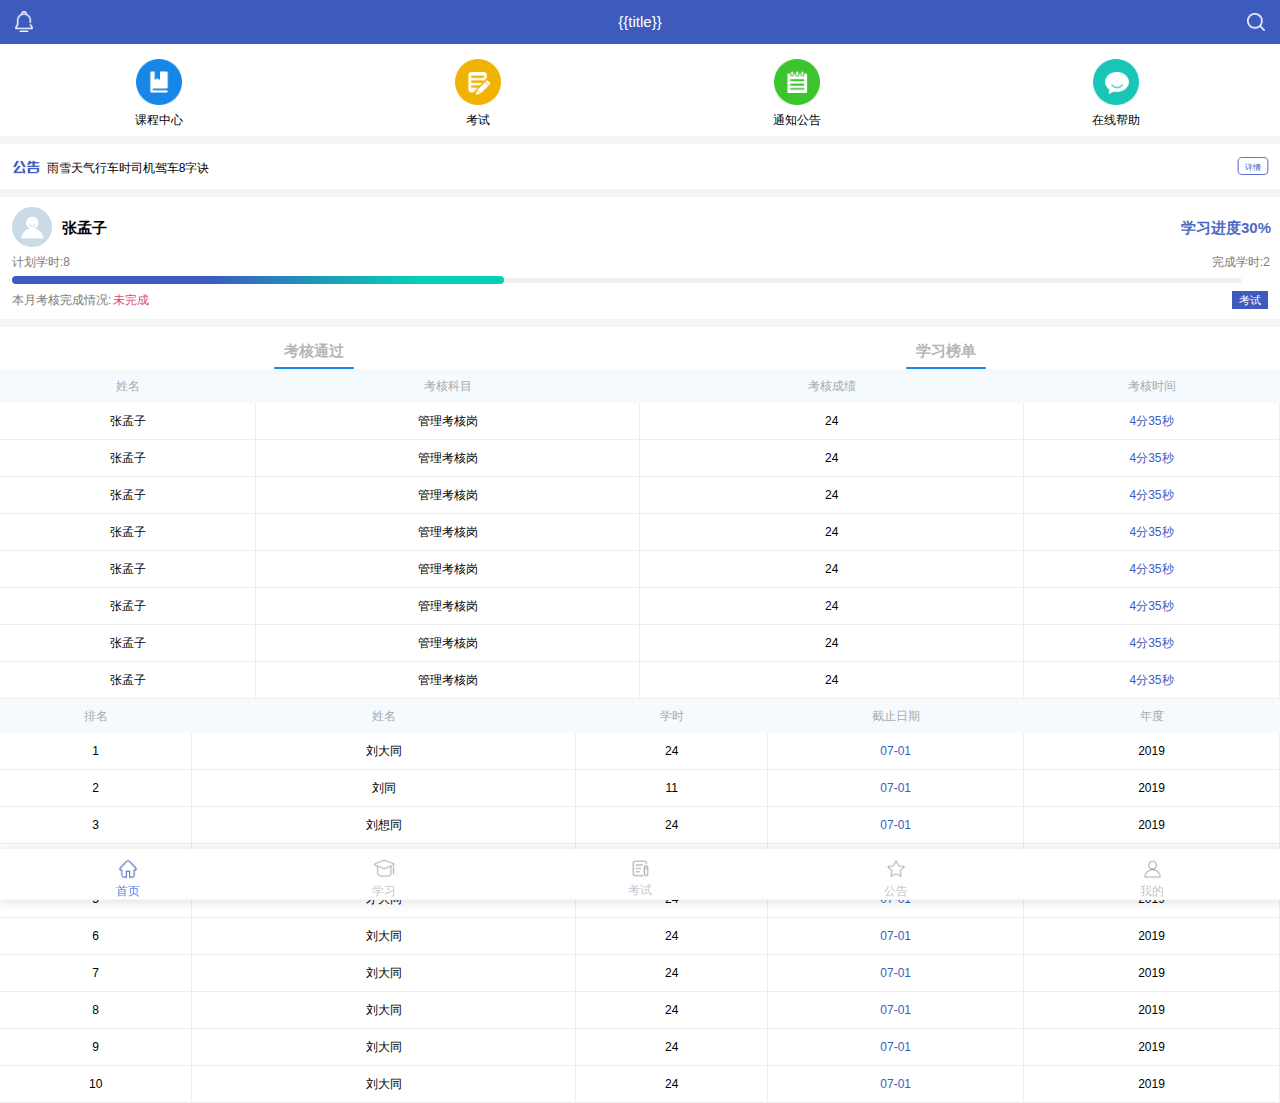
<file: index.html>
<!DOCTYPE html>
<html>

	<head>
		<meta charset="utf-8">
		<title>主页</title>
		<meta name="viewport" content="width=devtop_bannerice-width, initial-scale=1,maximum-scale=1,user-scalable=no">
		<meta name="apple-mobile-web-app-capable" content="yes">
		<meta name="apple-mobile-web-app-status-bar-style" content="black">
		<!--标准mui.css-->
		<link rel="stylesheet" href="css/mui.min.css">
		<!--App自定义的css-->
		<link rel="stylesheet" type="text/css" href="css/index.css" />
		<link rel="stylesheet" href="css/muiReset.css" />
	</head>

	<body>
		<nav class="mui-bar mui-bar-tab">
			<a class="mui-tab-item mui-active" href="#indexPage">
				<span class="common-logo-1"></span>
				<span class="mui-tab-label">首页</span>
			</a>
			<a class="mui-tab-item" href="#tabbar-with-earnMoney">
				<span class="common-logo-2"></span>
				<span class="mui-tab-label">学习</span>
			</a>
			<a class="mui-tab-item" href="#tabbar-with-share">
				<span class="common-logo-3"></span>
				<span class="mui-tab-label">考试</span>
			</a>
			<a class="mui-tab-item" href="#tabbar-with-commission">
				<span class="common-logo-4"></span>
				<span class="mui-tab-label">公告</span>
			</a>
			<a class="mui-tab-item" href="#tabbar-with-setting">
				<span class="common-logo-5"></span>
				<span class="mui-tab-label">我的</span>
			</a>
		</nav>
		<div class="mui-content" id="app">
			<div id="indexPage" class="mui-control-content mui-active">
				<div class="indexHead">
					<img src="images/tongzhi.png">
					<span>{{title}}</span>
					<img src="images/sousuo.png">
				</div>
				<div class="indexLogo">
					<div>
						<img src="images/Group.png">
						<span>课程中心</span>
					</div>
					<div>
						<img src="images/Group2.png">
						<span>考试</span>
					</div>
					<div>
						<img src="images/Group3.png">
						<span>通知公告</span>
					</div>
					<div>
						<img src="images/Group4.png">
						<span>在线帮助</span>
					</div>
				</div>
				<div style="clear: both;"></div>
				<div class="ggTitle">
					<img src="images/gg.jpg">
					<div class="scrollDiv" id="s1">
					    <ul>
					      <li><a href="#">雨雪天气行车时司机驾车8字诀</a></li>
					      <li><a href="#">雨雪天气行车时司机驾车8字诀</a></li>
					      <li><a href="#">雨雪天气行车时司机驾车8字诀</a></li>
					      <li><a href="#">雨雪天气行车时司机驾车8字诀</a></li>
					      <li><a href="#">雨雪天气行车时司机驾车8字诀</a></li>
					      <li><a href="#">雨雪天气行车时司机驾车8字诀</a></li>
					      <li><a href="#">雨雪天气行车时司机驾车8字诀</a></li>
					      <li><a href="#">雨雪天气行车时司机驾车8字诀</a></li>
					      <li><a href="#">雨雪天气行车时司机驾车8字诀</a></li>
					    </ul>
					  </div>
					<!-- <span>雨雪天气行车时司机驾车8字诀</span> -->

					<span class="btnXq">详情</span>
				</div>
				<div class="indexContent">
					<div class="indexContetnHeader">
						<img src="images/Group5.png">
						<span>张孟子</span>
						<span>学习进度30%</span>
					</div>
					<div class="indexContetnMidde">
						<span>计划学时:8</span>
						<span>完成学时:2</span>
					</div>
					<div class="indexProgress">
						<div class="indexProgressInner"></div>
					</div>
					<div class="indexContetnMiddeBottom">
						<span>本月考核完成情况:<font>未完成</font></span>
						<span>考试</span>
					</div>
				</div>
				<div class="indexTab">
					<div class="indexTabHeader" @click="changeTab(0)">
						<div :class="{ 'actives': showNum==0 }">考核通过 <span class="lineBorder" v-if="showNum == 0"></span> </div>
					</div>
					<div class="indexTabHeader" @click="changeTab(1)">
						<div :class="{ 'actives': showNum==1 }">学习榜单 <span class="lineBorder" v-if="showNum == 1"></span> </div>
					</div>
				</div>
				<table v-if="showNum == 0">
					<tr>
						<th style="width: 20%;">姓名</th>
						<th style="width: 30%;">考核科目</th>
						<th style="width: 30%;">考核成绩</th>
						<th style="width: 20%;">考核时间</th>
					</tr>
					<tr>
						<td>张孟子</td>
						<td>管理考核岗</td>
						<td>24</td>
						<td>4分35秒</td>
					</tr>
					<tr>
						<td>张孟子</td>
						<td>管理考核岗</td>
						<td>24</td>
						<td>4分35秒</td>
					</tr>
					<tr>
						<td>张孟子</td>
						<td>管理考核岗</td>
						<td>24</td>
						<td>4分35秒</td>
					</tr>
					<tr>
						<td>张孟子</td>
						<td>管理考核岗</td>
						<td>24</td>
						<td>4分35秒</td>
					</tr>
					<tr>
						<td>张孟子</td>
						<td>管理考核岗</td>
						<td>24</td>
						<td>4分35秒</td>
					</tr>
					<tr>
						<td>张孟子</td>
						<td>管理考核岗</td>
						<td>24</td>
						<td>4分35秒</td>
					</tr>
					<tr>
						<td>张孟子</td>
						<td>管理考核岗</td>
						<td>24</td>
						<td>4分35秒</td>
					</tr>
					<tr>
						<td>张孟子</td>
						<td>管理考核岗</td>
						<td>24</td>
						<td>4分35秒</td>
					</tr>
				</table>
				<table v-if="showNum == 1">
					<tr>
						<th style="width: 15%;">排名</th>
						<th style="width: 30%;">姓名</th>
						<th style="width: 15%;">学时</th>
						<th style="width: 20%;">截止日期</th>
						<th style="width: 20%;">年度</th>
					</tr>
					<tr>
						<td>1</td>
						<td>刘大同</td>
						<td>24</td>
						<td>07-01</td>
						<td>2019</td>
					</tr>
					<tr>
						<td>2</td>
						<td>刘同</td>
						<td>11</td>
						<td>07-01</td>
						<td>2019</td>
					</tr>
					<tr>
						<td>3</td>
						<td>刘想同</td>
						<td>24</td>
						<td>07-01</td>
						<td>2019</td>
					</tr>
					<tr>
						<td>4</td>
						<td>我大同</td>
						<td>24</td>
						<td>07-01</td>
						<td>2019</td>
					</tr>
					<tr>
						<td>5</td>
						<td>才大同</td>
						<td>24</td>
						<td>07-01</td>
						<td>2019</td>
					</tr>
					<tr>
						<td>6</td>
						<td>刘大同</td>
						<td>24</td>
						<td>07-01</td>
						<td>2019</td>
					</tr>
					<tr>
						<td>7</td>
						<td>刘大同</td>
						<td>24</td>
						<td>07-01</td>
						<td>2019</td>
					</tr>
					<tr>
						<td>8</td>
						<td>刘大同</td>
						<td>24</td>
						<td>07-01</td>
						<td>2019</td>
					</tr>
					<tr>
						<td>9</td>
						<td>刘大同</td>
						<td>24</td>
						<td>07-01</td>
						<td>2019</td>
					</tr>
					<tr>
						<td>10</td>
						<td>刘大同</td>
						<td>24</td>
						<td>07-01</td>
						<td>2019</td>
					</tr>
				</table>
			</div>
			<div id="tabbar-with-earnMoney" class="mui-control-content">
				<div class="indexHead">
					<img src="images/tongzhi.png">
					<span>课程</span>
					<img src="images/sousuo.png">
				</div>
				<div class="indexTab bgF4">
					<div class="indexTabHeaderHead" @click="changeTabHead(0)">
						<div :class="{ 'activesHead': showNumHead==0 }">全部课程 <span class="lineBorder lineBorderHead" v-if="showNumHead == 0"></span> </div>
					</div>
					<div class="indexTabHeaderHead" @click="changeTabHead(1)">
						<div :class="{ 'activesHead': showNumHead==1 }">视频课程 <span class="lineBorder lineBorderHead" v-if="showNumHead == 1"></span> </div>
					</div>
					<div class="indexTabHeaderHead" @click="changeTabHead(2)">
						<div :class="{ 'activesHead': showNumHead==2 }">文档课程 <span class="lineBorder lineBorderHead" v-if="showNumHead == 2"></span> </div>
					</div>
					<div class="indexTabHeaderHead" @click="changeTabHead(3)">
						<div :class="{ 'activesHead': showNumHead==3 }">PPT课程 <span class="lineBorder lineBorderHead" v-if="showNumHead == 3"></span> </div>
					</div>
				</div>
				<div v-if="showNumHead == 0">
					<div class="numDiv">1、交通事故警示录<img src="images/rightArrow.png" class="arrow"></div>
					<div class="numDiv">2、职业病防治法宣传<img src="images/rightArrow.png" class="arrow"></div>
					<div class="numDiv">3、春季行车安全教育<img src="images/rightArrow.png" class="arrow"></div>
					<div class="numDiv">4、道路交通事故与应急处理<img src="images/rightArrow.png" class="arrow"></div>
					<div class="numDiv">5、冬季"刘芳"<img src="images/rightArrow.png" class="arrow"></div>
				</div>
				<div v-if="showNumHead == 1">
					<div class="numDiv">1、职业病防治法宣传<img src="images/rightArrow.png" class="arrow"></div>
					<div class="numDiv">2、交通事故警示录<img src="images/rightArrow.png" class="arrow"></div>
					<div class="numDiv">3、春季行车安全教育<img src="images/rightArrow.png" class="arrow"></div>
					<div class="numDiv">4、道路交通事故与应急处理<img src="images/rightArrow.png" class="arrow"></div>
					<div class="numDiv">5、冬季"刘芳"<img src="images/rightArrow.png" class="arrow"></div>
				</div>
				<div v-if="showNumHead == 2">
					<div class="numDiv">1、道路交通事故与应急处理<img src="images/rightArrow.png" class="arrow"></div>
					<div class="numDiv">2、职业病防治法宣传<img src="images/rightArrow.png" class="arrow"></div>
					<div class="numDiv">3、春季行车安全教育<img src="images/rightArrow.png" class="arrow"></div>
					<div class="numDiv">4、交通事故警示录<img src="images/rightArrow.png" class="arrow"></div>
					<div class="numDiv">5、冬季"刘芳"<img src="images/rightArrow.png" class="arrow"></div>
				</div>
				<div v-if="showNumHead == 3">
					<div class="numDiv">1、冬季"刘芳"<img src="images/rightArrow.png" class="arrow"></div>
					<div class="numDiv">2、职业病防治法宣传<img src="images/rightArrow.png" class="arrow"></div>
					<div class="numDiv">3、春季行车安全教育<img src="images/rightArrow.png" class="arrow"></div>
					<div class="numDiv">4、道路交通事故与应急处理<img src="images/rightArrow.png" class="arrow"></div>
					<div class="numDiv">5、交通事故警示录<img src="images/rightArrow.png" class="arrow"></div>
				</div>
				<div v-if="showNumHead == 4">
					<div class="numDiv">1、春季行车安全教育<img src="images/rightArrow.png" class="arrow"></div>
					<div class="numDiv">2、职业病防治法宣传<img src="images/rightArrow.png" class="arrow"></div>
					<div class="numDiv">3、交通事故警示录<img src="images/rightArrow.png" class="arrow"></div>
					<div class="numDiv">4、道路交通事故与应急处理<img src="images/rightArrow.png" class="arrow"></div>
					<div class="numDiv">5、冬季"刘芳"<img src="images/rightArrow.png" class="arrow"></div>
				</div>
			</div>
			<div id="tabbar-with-share" class="mui-control-content">
				<div class="indexHead">
					<img src="images/fc31fc16f4ef35b955c1f1fa725caea.png">
					<span>交通事故警示录</span>
					<img src="images/dde2aeb90579141536933a51684322d.png">
				</div>
				<div class="headerTop" style="background: #f5f4f9;">
					交通事故警示录-电动车篇
					<span></span>
				</div>
				<div class="vedioWrap">
					<div class="vedio">
						<div class="vedioHead">
							<span class="vedioSpan_0">职业病防止宣传</span>
							<span class="play" @click="playVedio" v-if="play_0 == false">开始</span>
							<span class="states" v-if="play_0 == true">学习中...38秒</span>
							<span class="save" v-if="play_0 == true">保存</span>
						</div>
						<div class="pdfDiv" @click="pdfClick"></div>

						<img src="images/plays.png" class="btnPlay" >
					</div>
				</div>
				<div class="indexTab tabExa">
					<div class="indexTabHeaderHead" @click="changeTabHead2(0)">
						<div :class="{ 'activesHead': showNumHead2==0 }" style="font-weight: normal;font-size: 12px;">播放清单 <span class="lineBorder lineBorderHead" v-if="showNumHead2 == 0"></span> </div>
					</div>
					<div class="indexTabHeaderHead" @click="changeTabHead2(1)">
						<div :class="{ 'activesHead': showNumHead2==1 }" style="font-weight: normal;font-size: 12px;">学习记录 <span class="lineBorder lineBorderHead" v-if="showNumHead2 == 1"></span> </div>
					</div>
				</div>
				<div v-if="showNumHead2 == 0">
					<div class="numDiv">1、职业病防治法宣传【学习中】<img src="images/play.png" class="arrow"></div>
				</div>
				<div v-if="showNumHead2 == 1" class="innerTableWrap">
					<table class="innerTable">
						<tr>
							<th style="width: 10%;">ID</th>
							<th style="width: 30%;">课件</th>
							<th style="width: 15%;">时长</th>
							<th style="width: 15%;">上次学习</th>
							<th style="width: 15%;">累计学习</th>
							<th style="width: 15%;">状态</th>
						</tr>
						<tr>
							<td>1</td>
							<td>职业病防止发宣传</td>
							<td>30分钟</td>
							<td>0分0秒</td>
							<td>0分</td>
							<td><img src="images/play.png" class="tdPlay" ></td>
						</tr>
					</table>
				</div>
			</div>
			<div id="tabbar-with-commission" class="mui-control-content">
				<div class="indexHead">
					<img src="images/fc31fc16f4ef35b955c1f1fa725caea.png">
					<span>交通事故警示录</span>
					<img src="images/dde2aeb90579141536933a51684322d.png">
				</div>
				<div class="headerTop headerTopExa" >
					交通事故警示录-电动车篇
					<span></span>
				</div>
				<div class="vedioWrap">
					<div class="vedio">
						<div class="vedioHead">
							<span class="extraSpan">交通事故警示录-电动车篇</span>
						</div>
						<video id="myVideo" poster="images/playsBg.png" style="height: 164px">
						  <source src="images/movie.mp4" type="video/mp4">
						</video>
						<img src="images/plays.png" class="btnPlay" style="top: 45%;">
						<span class="times">3分40秒</span>
					</div>
				</div>
				<div class="indexTab indexTab_extra"  >
					<div class="indexTabHeaderHead" @click="changeTabHead3(0)">
						<div :class="{ 'activesHead': showNumHead3==0 }" style="font-weight: normal;font-size: 12px;">播放清单 <span class="lineBorder lineBorderHead" v-if="showNumHead3 == 0"></span> </div>
					</div>
					<div class="indexTabHeaderHead" @click="changeTabHead3(1)">
						<div :class="{ 'activesHead': showNumHead3==1 }" style="font-weight: normal;font-size: 12px;">学习记录 <span class="lineBorder lineBorderHead" v-if="showNumHead3 == 1"></span> </div>
					</div>
				</div>
				<div v-if="showNumHead3 == 0">
					<div class="numDiv">1、职业病防治法宣传【学习中】<img src="images/play.png" class="arrow"></div>
				</div>
				<div v-if="showNumHead3 == 1">
					<div class="numDiv">1、职业病防治法宣传【学习中2】<img src="images/play.png" class="arrow"></div>
				</div>
			</div>
			<div id="tabbar-with-setting" class="mui-control-content">
				<div class="indexHead">
					<img src="images/fc31fc16f4ef35b955c1f1fa725caea.png">
					<span>交通事故警示录</span>
					<img src="images/dde2aeb90579141536933a51684322d.png">
				</div>
				<div class="headerTop" style="background: #f5f4f9;">
					交通事故警示录-电动车篇
					<span></span>
				</div>
				<div class="vedioWrap">
					<div class="vedio">
						<div class="vedioHead">
							<span class="extraSpan">交通事故警示录-电动车篇</span>
						</div>
						<video id="myVideo" poster="images/playsBg.png" style="height: 164px">
						  <source src="images/movie.mp4" type="video/mp4">
						</video>
						<div class="rlsbwrap">
							<div class="innner_0"><img src="images/jx.png"><span class="">播放消耗流量10.5m,点击进行人脸识别!</span></div>
							<div class="inner_1"><img src="images/rlsb.png"><span>人脸识别</span></div>
						</div>
						
					</div>
				</div>
				<div class="indexTab indexTab_extra" >
					<div class="indexTabHeaderHead" @click="changeTabHead3(0)">
						<div :class="{ 'activesHead': showNumHead3==0 }" style="font-weight: normal;font-size: 12px;">播放清单 <span class="lineBorder lineBorderHead" v-if="showNumHead3 == 0"></span> </div>
					</div>
					<div class="indexTabHeaderHead" @click="changeTabHead3(1)">
						<div :class="{ 'activesHead': showNumHead3==1 }" style="font-weight: normal;font-size: 12px;">学习记录 <span class="lineBorder lineBorderHead" v-if="showNumHead3 == 1"></span> </div>
					</div>
				</div>
				<div v-if="showNumHead3 == 0">
					<div class="numDiv">1、职业病防治法宣传【学习中】<img src="images/play.png" class="arrow"></div>
				</div>
				<div v-if="showNumHead3 == 1">
					<div class="numDiv">1、职业病防治法宣传【学习中2】<img src="images/play.png" class="arrow"></div>
				</div>
			</div>
		</div>
	</body>
	<script src="js/mui.min.js"></script>
	<script src="js/jquery-1.11.1.min.js"></script>
	<script src="js/index.js"></script>
	<script src=""></script>
	<script src="https://cdn.staticfile.org/vue/2.2.2/vue.min.js"></script>
	<script>
	new Vue({
	  el: '#app',
	  data: {
	    title: '安全教育与考核暨监服务平台',
	    showNum:0,
	    showNumHead:0,
	    showNumHead2:0,
	    showNumHead3:0,
	    play_0:false
	  },
	  methods:{
	  	changeTab(type){
	  		this.showNum=type;
	  	},
	  	changeTabHead(type){
	  		this.showNumHead=type;
	  	},
	  	changeTabHead2(type){
	  		this.showNumHead2=type;
	  	},
	  	changeTabHead3(type){
	  		this.showNumHead3=type;
	  	},
	  	playVedio(){
	  		this.play_0=true
	  	},
	  	pdfClick(){
	  		window.open('web/viewer.html?file=compressed.tracemonkey-pldi-09.pdf')
	  	}
	  }
	})
	</script>

</html>
</file>
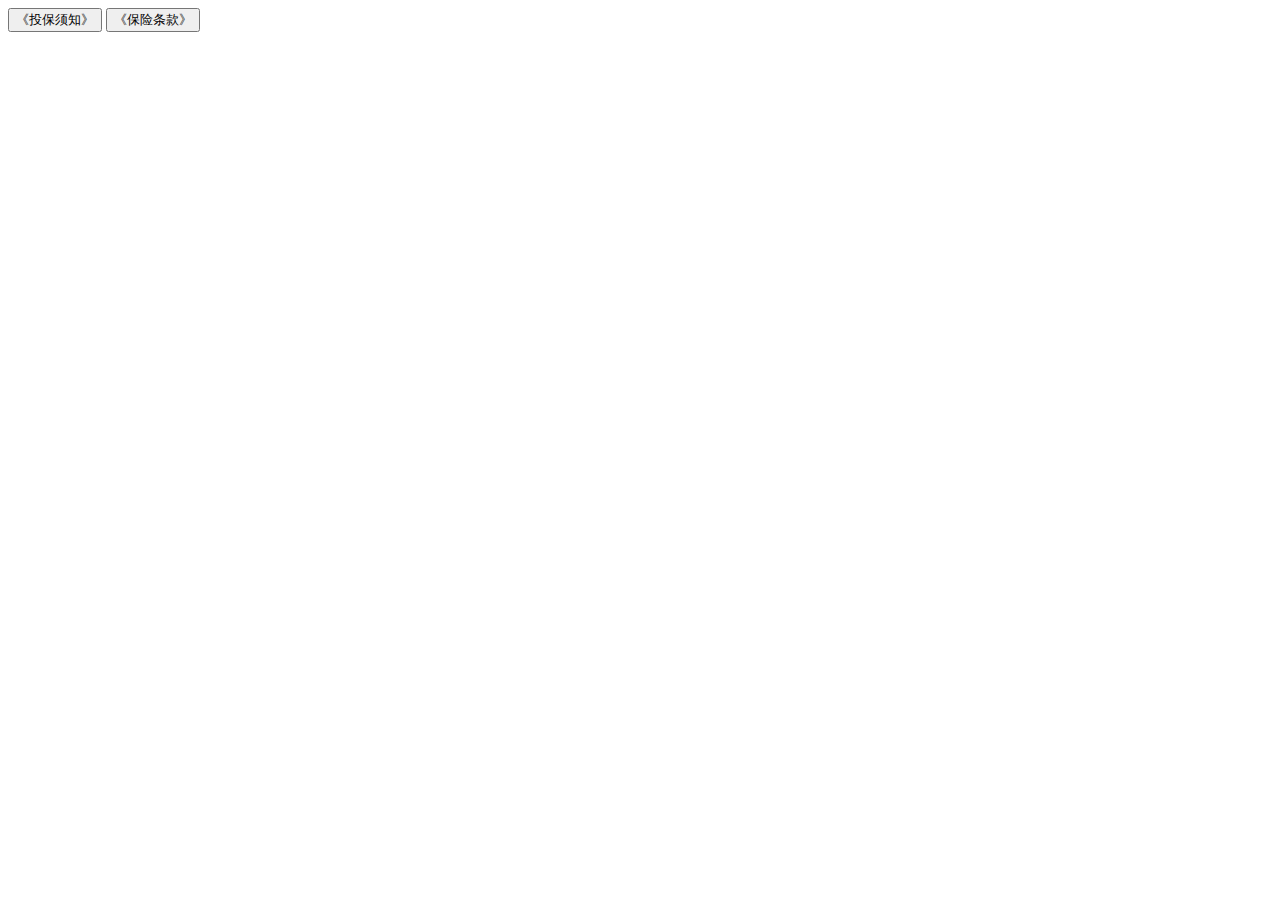
<file: web/a.html>
<!DOCTYPE html>
<html>

	<head>
		<meta charset="utf-8">
		<title>主页</title>
		<meta name="viewport" content="width=devtop_bannerice-width, initial-scale=1,maximum-scale=1,user-scalable=no">
		<meta name="apple-mobile-web-app-capable" content="yes">
		<meta name="apple-mobile-web-app-status-bar-style" content="black">
		
	</head>

	<body>
<button class="product-term to-clause" id="noteDetail">《投保须知》</button>
<button class="to-clause" id="clauseDetail">《保险条款》</button>
	</body>
	<script src="jquery-1.11.1.min.js"></script>
	<script src="pdf.js"></script>
	
	<script type="text/javascript">
		$('#clauseDetail').click(function () {  
		    window.open('viewer.html?file=compressed.tracemonkey-pldi-09.pdf');  
		});
	</script>
</html>
</file>
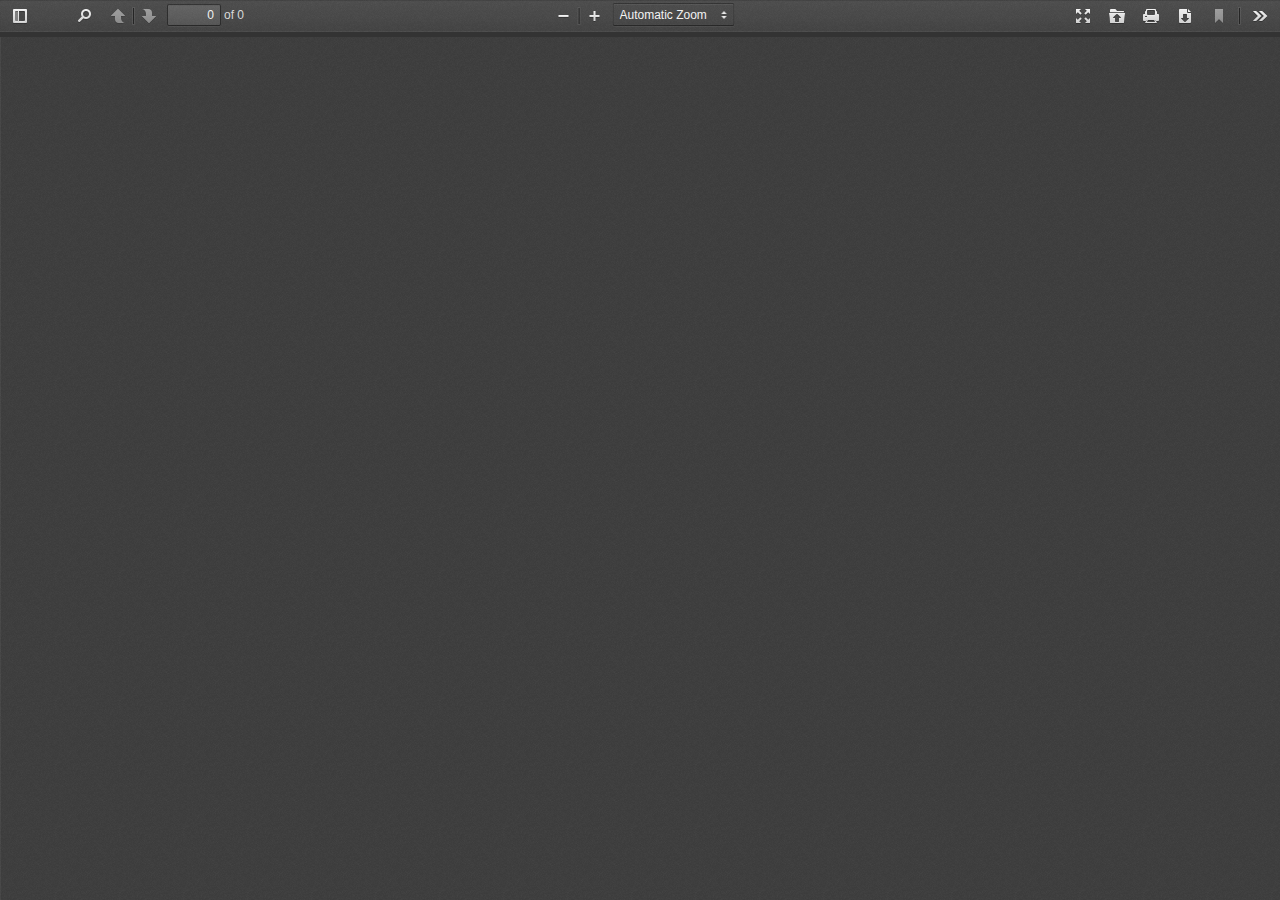
<file: web/viewer.html>
<!DOCTYPE html>
<!--
Copyright 2012 Mozilla Foundation

Licensed under the Apache License, Version 2.0 (the "License");
you may not use this file except in compliance with the License.
You may obtain a copy of the License at

    http://www.apache.org/licenses/LICENSE-2.0

Unless required by applicable law or agreed to in writing, software
distributed under the License is distributed on an "AS IS" BASIS,
WITHOUT WARRANTIES OR CONDITIONS OF ANY KIND, either express or implied.
See the License for the specific language governing permissions and
limitations under the License.

Adobe CMap resources are covered by their own copyright but the same license:

    Copyright 1990-2015 Adobe Systems Incorporated.

See https://github.com/adobe-type-tools/cmap-resources
-->
<html dir="ltr" mozdisallowselectionprint>
  <head>
    <meta charset="utf-8">
    <meta name="viewport" content="width=device-width, initial-scale=1, maximum-scale=1">
    <meta name="google" content="notranslate">
    <meta http-equiv="X-UA-Compatible" content="IE=edge">
    <title>PDF.js viewer</title>


    <link rel="stylesheet" href="viewer.css">


<!-- This snippet is used in production (included from viewer.html) -->
<link rel="resource" type="application/l10n" href="locale/locale.properties">
<script src="../build/pdf.js"></script>


    <script src="viewer.js"></script>

  </head>

  <body tabindex="1" class="loadingInProgress">
    <div id="outerContainer">

      <div id="sidebarContainer">
        <div id="toolbarSidebar">
          <div class="splitToolbarButton toggled">
            <button id="viewThumbnail" class="toolbarButton toggled" title="Show Thumbnails" tabindex="2" data-l10n-id="thumbs">
               <span data-l10n-id="thumbs_label">Thumbnails</span>
            </button>
            <button id="viewOutline" class="toolbarButton" title="Show Document Outline (double-click to expand/collapse all items)" tabindex="3" data-l10n-id="document_outline">
               <span data-l10n-id="document_outline_label">Document Outline</span>
            </button>
            <button id="viewAttachments" class="toolbarButton" title="Show Attachments" tabindex="4" data-l10n-id="attachments">
               <span data-l10n-id="attachments_label">Attachments</span>
            </button>
          </div>
        </div>
        <div id="sidebarContent">
          <div id="thumbnailView">
          </div>
          <div id="outlineView" class="hidden">
          </div>
          <div id="attachmentsView" class="hidden">
          </div>
        </div>
        <div id="sidebarResizer" class="hidden"></div>
      </div>  <!-- sidebarContainer -->

      <div id="mainContainer">
        <div class="findbar hidden doorHanger" id="findbar">
          <div id="findbarInputContainer">
            <input id="findInput" class="toolbarField" title="Find" placeholder="Find in document…" tabindex="91" data-l10n-id="find_input">
            <div class="splitToolbarButton">
              <button id="findPrevious" class="toolbarButton findPrevious" title="Find the previous occurrence of the phrase" tabindex="92" data-l10n-id="find_previous">
                <span data-l10n-id="find_previous_label">Previous</span>
              </button>
              <div class="splitToolbarButtonSeparator"></div>
              <button id="findNext" class="toolbarButton findNext" title="Find the next occurrence of the phrase" tabindex="93" data-l10n-id="find_next">
                <span data-l10n-id="find_next_label">Next</span>
              </button>
            </div>
          </div>

          <div id="findbarOptionsOneContainer">
            <input type="checkbox" id="findHighlightAll" class="toolbarField" tabindex="94">
            <label for="findHighlightAll" class="toolbarLabel" data-l10n-id="find_highlight">Highlight all</label>
            <input type="checkbox" id="findMatchCase" class="toolbarField" tabindex="95">
            <label for="findMatchCase" class="toolbarLabel" data-l10n-id="find_match_case_label">Match case</label>
          </div>
          <div id="findbarOptionsTwoContainer">
            <input type="checkbox" id="findEntireWord" class="toolbarField" tabindex="96">
            <label for="findEntireWord" class="toolbarLabel" data-l10n-id="find_entire_word_label">Whole words</label>
            <span id="findResultsCount" class="toolbarLabel hidden"></span>
          </div>

          <div id="findbarMessageContainer">
            <span id="findMsg" class="toolbarLabel"></span>
          </div>
        </div>  <!-- findbar -->

        <div id="secondaryToolbar" class="secondaryToolbar hidden doorHangerRight">
          <div id="secondaryToolbarButtonContainer">
            <button id="secondaryPresentationMode" class="secondaryToolbarButton presentationMode visibleLargeView" title="Switch to Presentation Mode" tabindex="51" data-l10n-id="presentation_mode">
              <span data-l10n-id="presentation_mode_label">Presentation Mode</span>
            </button>

            <button id="secondaryOpenFile" class="secondaryToolbarButton openFile visibleLargeView" title="Open File" tabindex="52" data-l10n-id="open_file">
              <span data-l10n-id="open_file_label">Open</span>
            </button>

            <button id="secondaryPrint" class="secondaryToolbarButton print visibleMediumView" title="Print" tabindex="53" data-l10n-id="print">
              <span data-l10n-id="print_label">Print</span>
            </button>

            <button id="secondaryDownload" class="secondaryToolbarButton download visibleMediumView" title="Download" tabindex="54" data-l10n-id="download">
              <span data-l10n-id="download_label">Download</span>
            </button>

            <a href="#" id="secondaryViewBookmark" class="secondaryToolbarButton bookmark visibleSmallView" title="Current view (copy or open in new window)" tabindex="55" data-l10n-id="bookmark">
              <span data-l10n-id="bookmark_label">Current View</span>
            </a>

            <div class="horizontalToolbarSeparator visibleLargeView"></div>

            <button id="firstPage" class="secondaryToolbarButton firstPage" title="Go to First Page" tabindex="56" data-l10n-id="first_page">
              <span data-l10n-id="first_page_label">Go to First Page</span>
            </button>
            <button id="lastPage" class="secondaryToolbarButton lastPage" title="Go to Last Page" tabindex="57" data-l10n-id="last_page">
              <span data-l10n-id="last_page_label">Go to Last Page</span>
            </button>

            <div class="horizontalToolbarSeparator"></div>

            <button id="pageRotateCw" class="secondaryToolbarButton rotateCw" title="Rotate Clockwise" tabindex="58" data-l10n-id="page_rotate_cw">
              <span data-l10n-id="page_rotate_cw_label">Rotate Clockwise</span>
            </button>
            <button id="pageRotateCcw" class="secondaryToolbarButton rotateCcw" title="Rotate Counterclockwise" tabindex="59" data-l10n-id="page_rotate_ccw">
              <span data-l10n-id="page_rotate_ccw_label">Rotate Counterclockwise</span>
            </button>

            <div class="horizontalToolbarSeparator"></div>

            <button id="cursorSelectTool" class="secondaryToolbarButton selectTool toggled" title="Enable Text Selection Tool" tabindex="60" data-l10n-id="cursor_text_select_tool">
              <span data-l10n-id="cursor_text_select_tool_label">Text Selection Tool</span>
            </button>
            <button id="cursorHandTool" class="secondaryToolbarButton handTool" title="Enable Hand Tool" tabindex="61" data-l10n-id="cursor_hand_tool">
              <span data-l10n-id="cursor_hand_tool_label">Hand Tool</span>
            </button>

            <div class="horizontalToolbarSeparator"></div>

            <button id="scrollVertical" class="secondaryToolbarButton scrollModeButtons scrollVertical toggled" title="Use Vertical Scrolling" tabindex="62" data-l10n-id="scroll_vertical">
              <span data-l10n-id="scroll_vertical_label">Vertical Scrolling</span>
            </button>
            <button id="scrollHorizontal" class="secondaryToolbarButton scrollModeButtons scrollHorizontal" title="Use Horizontal Scrolling" tabindex="63" data-l10n-id="scroll_horizontal">
              <span data-l10n-id="scroll_horizontal_label">Horizontal Scrolling</span>
            </button>
            <button id="scrollWrapped" class="secondaryToolbarButton scrollModeButtons scrollWrapped" title="Use Wrapped Scrolling" tabindex="64" data-l10n-id="scroll_wrapped">
              <span data-l10n-id="scroll_wrapped_label">Wrapped Scrolling</span>
            </button>

            <div class="horizontalToolbarSeparator scrollModeButtons"></div>

            <button id="spreadNone" class="secondaryToolbarButton spreadModeButtons spreadNone toggled" title="Do not join page spreads" tabindex="65" data-l10n-id="spread_none">
              <span data-l10n-id="spread_none_label">No Spreads</span>
            </button>
            <button id="spreadOdd" class="secondaryToolbarButton spreadModeButtons spreadOdd" title="Join page spreads starting with odd-numbered pages" tabindex="66" data-l10n-id="spread_odd">
              <span data-l10n-id="spread_odd_label">Odd Spreads</span>
            </button>
            <button id="spreadEven" class="secondaryToolbarButton spreadModeButtons spreadEven" title="Join page spreads starting with even-numbered pages" tabindex="67" data-l10n-id="spread_even">
              <span data-l10n-id="spread_even_label">Even Spreads</span>
            </button>

            <div class="horizontalToolbarSeparator spreadModeButtons"></div>

            <button id="documentProperties" class="secondaryToolbarButton documentProperties" title="Document Properties…" tabindex="68" data-l10n-id="document_properties">
              <span data-l10n-id="document_properties_label">Document Properties…</span>
            </button>
          </div>
        </div>  <!-- secondaryToolbar -->

        <div class="toolbar">
          <div id="toolbarContainer">
            <div id="toolbarViewer">
              <div id="toolbarViewerLeft">
                <button id="sidebarToggle" class="toolbarButton" title="Toggle Sidebar" tabindex="11" data-l10n-id="toggle_sidebar">
                  <span data-l10n-id="toggle_sidebar_label">Toggle Sidebar</span>
                </button>
                <div class="toolbarButtonSpacer"></div>
                <button id="viewFind" class="toolbarButton" title="Find in Document" tabindex="12" data-l10n-id="findbar">
                  <span data-l10n-id="findbar_label">Find</span>
                </button>
                <div class="splitToolbarButton hiddenSmallView">
                  <button class="toolbarButton pageUp" title="Previous Page" id="previous" tabindex="13" data-l10n-id="previous">
                    <span data-l10n-id="previous_label">Previous</span>
                  </button>
                  <div class="splitToolbarButtonSeparator"></div>
                  <button class="toolbarButton pageDown" title="Next Page" id="next" tabindex="14" data-l10n-id="next">
                    <span data-l10n-id="next_label">Next</span>
                  </button>
                </div>
                <input type="number" id="pageNumber" class="toolbarField pageNumber" title="Page" value="1" size="4" min="1" tabindex="15" data-l10n-id="page">
                <span id="numPages" class="toolbarLabel"></span>
              </div>
              <div id="toolbarViewerRight">
                <button id="presentationMode" class="toolbarButton presentationMode hiddenLargeView" title="Switch to Presentation Mode" tabindex="31" data-l10n-id="presentation_mode">
                  <span data-l10n-id="presentation_mode_label">Presentation Mode</span>
                </button>

                <button id="openFile" class="toolbarButton openFile hiddenLargeView" title="Open File" tabindex="32" data-l10n-id="open_file">
                  <span data-l10n-id="open_file_label">Open</span>
                </button>

                <button id="print" class="toolbarButton print hiddenMediumView" title="Print" tabindex="33" data-l10n-id="print">
                  <span data-l10n-id="print_label">Print</span>
                </button>

                <button id="download" class="toolbarButton download hiddenMediumView" title="Download" tabindex="34" data-l10n-id="download">
                  <span data-l10n-id="download_label">Download</span>
                </button>
                <a href="#" id="viewBookmark" class="toolbarButton bookmark hiddenSmallView" title="Current view (copy or open in new window)" tabindex="35" data-l10n-id="bookmark">
                  <span data-l10n-id="bookmark_label">Current View</span>
                </a>

                <div class="verticalToolbarSeparator hiddenSmallView"></div>

                <button id="secondaryToolbarToggle" class="toolbarButton" title="Tools" tabindex="36" data-l10n-id="tools">
                  <span data-l10n-id="tools_label">Tools</span>
                </button>
              </div>
              <div id="toolbarViewerMiddle">
                <div class="splitToolbarButton">
                  <button id="zoomOut" class="toolbarButton zoomOut" title="Zoom Out" tabindex="21" data-l10n-id="zoom_out">
                    <span data-l10n-id="zoom_out_label">Zoom Out</span>
                  </button>
                  <div class="splitToolbarButtonSeparator"></div>
                  <button id="zoomIn" class="toolbarButton zoomIn" title="Zoom In" tabindex="22" data-l10n-id="zoom_in">
                    <span data-l10n-id="zoom_in_label">Zoom In</span>
                   </button>
                </div>
                <span id="scaleSelectContainer" class="dropdownToolbarButton">
                  <select id="scaleSelect" title="Zoom" tabindex="23" data-l10n-id="zoom">
                    <option id="pageAutoOption" title="" value="auto" selected="selected" data-l10n-id="page_scale_auto">Automatic Zoom</option>
                    <option id="pageActualOption" title="" value="page-actual" data-l10n-id="page_scale_actual">Actual Size</option>
                    <option id="pageFitOption" title="" value="page-fit" data-l10n-id="page_scale_fit">Page Fit</option>
                    <option id="pageWidthOption" title="" value="page-width" data-l10n-id="page_scale_width">Page Width</option>
                    <option id="customScaleOption" title="" value="custom" disabled="disabled" hidden="true"></option>
                    <option title="" value="0.5" data-l10n-id="page_scale_percent" data-l10n-args='{ "scale": 50 }'>50%</option>
                    <option title="" value="0.75" data-l10n-id="page_scale_percent" data-l10n-args='{ "scale": 75 }'>75%</option>
                    <option title="" value="1" data-l10n-id="page_scale_percent" data-l10n-args='{ "scale": 100 }'>100%</option>
                    <option title="" value="1.25" data-l10n-id="page_scale_percent" data-l10n-args='{ "scale": 125 }'>125%</option>
                    <option title="" value="1.5" data-l10n-id="page_scale_percent" data-l10n-args='{ "scale": 150 }'>150%</option>
                    <option title="" value="2" data-l10n-id="page_scale_percent" data-l10n-args='{ "scale": 200 }'>200%</option>
                    <option title="" value="3" data-l10n-id="page_scale_percent" data-l10n-args='{ "scale": 300 }'>300%</option>
                    <option title="" value="4" data-l10n-id="page_scale_percent" data-l10n-args='{ "scale": 400 }'>400%</option>
                  </select>
                </span>
              </div>
            </div>
            <div id="loadingBar">
              <div class="progress">
                <div class="glimmer">
                </div>
              </div>
            </div>
          </div>
        </div>

        <menu type="context" id="viewerContextMenu">
          <menuitem id="contextFirstPage" label="First Page"
                    data-l10n-id="first_page"></menuitem>
          <menuitem id="contextLastPage" label="Last Page"
                    data-l10n-id="last_page"></menuitem>
          <menuitem id="contextPageRotateCw" label="Rotate Clockwise"
                    data-l10n-id="page_rotate_cw"></menuitem>
          <menuitem id="contextPageRotateCcw" label="Rotate Counter-Clockwise"
                    data-l10n-id="page_rotate_ccw"></menuitem>
        </menu>

        <div id="viewerContainer" tabindex="0">
          <div id="viewer" class="pdfViewer"></div>
        </div>

        <div id="errorWrapper" hidden='true'>
          <div id="errorMessageLeft">
            <span id="errorMessage"></span>
            <button id="errorShowMore" data-l10n-id="error_more_info">
              More Information
            </button>
            <button id="errorShowLess" data-l10n-id="error_less_info" hidden='true'>
              Less Information
            </button>
          </div>
          <div id="errorMessageRight">
            <button id="errorClose" data-l10n-id="error_close">
              Close
            </button>
          </div>
          <div class="clearBoth"></div>
          <textarea id="errorMoreInfo" hidden='true' readonly="readonly"></textarea>
        </div>
      </div> <!-- mainContainer -->

      <div id="overlayContainer" class="hidden">
        <div id="passwordOverlay" class="container hidden">
          <div class="dialog">
            <div class="row">
              <p id="passwordText" data-l10n-id="password_label">Enter the password to open this PDF file:</p>
            </div>
            <div class="row">
              <input type="password" id="password" class="toolbarField">
            </div>
            <div class="buttonRow">
              <button id="passwordCancel" class="overlayButton"><span data-l10n-id="password_cancel">Cancel</span></button>
              <button id="passwordSubmit" class="overlayButton"><span data-l10n-id="password_ok">OK</span></button>
            </div>
          </div>
        </div>
        <div id="documentPropertiesOverlay" class="container hidden">
          <div class="dialog">
            <div class="row">
              <span data-l10n-id="document_properties_file_name">File name:</span> <p id="fileNameField">-</p>
            </div>
            <div class="row">
              <span data-l10n-id="document_properties_file_size">File size:</span> <p id="fileSizeField">-</p>
            </div>
            <div class="separator"></div>
            <div class="row">
              <span data-l10n-id="document_properties_title">Title:</span> <p id="titleField">-</p>
            </div>
            <div class="row">
              <span data-l10n-id="document_properties_author">Author:</span> <p id="authorField">-</p>
            </div>
            <div class="row">
              <span data-l10n-id="document_properties_subject">Subject:</span> <p id="subjectField">-</p>
            </div>
            <div class="row">
              <span data-l10n-id="document_properties_keywords">Keywords:</span> <p id="keywordsField">-</p>
            </div>
            <div class="row">
              <span data-l10n-id="document_properties_creation_date">Creation Date:</span> <p id="creationDateField">-</p>
            </div>
            <div class="row">
              <span data-l10n-id="document_properties_modification_date">Modification Date:</span> <p id="modificationDateField">-</p>
            </div>
            <div class="row">
              <span data-l10n-id="document_properties_creator">Creator:</span> <p id="creatorField">-</p>
            </div>
            <div class="separator"></div>
            <div class="row">
              <span data-l10n-id="document_properties_producer">PDF Producer:</span> <p id="producerField">-</p>
            </div>
            <div class="row">
              <span data-l10n-id="document_properties_version">PDF Version:</span> <p id="versionField">-</p>
            </div>
            <div class="row">
              <span data-l10n-id="document_properties_page_count">Page Count:</span> <p id="pageCountField">-</p>
            </div>
            <div class="row">
              <span data-l10n-id="document_properties_page_size">Page Size:</span> <p id="pageSizeField">-</p>
            </div>
            <div class="separator"></div>
            <div class="row">
              <span data-l10n-id="document_properties_linearized">Fast Web View:</span> <p id="linearizedField">-</p>
            </div>
            <div class="buttonRow">
              <button id="documentPropertiesClose" class="overlayButton"><span data-l10n-id="document_properties_close">Close</span></button>
            </div>
          </div>
        </div>
        <div id="printServiceOverlay" class="container hidden">
          <div class="dialog">
            <div class="row">
              <span data-l10n-id="print_progress_message">Preparing document for printing…</span>
            </div>
            <div class="row">
              <progress value="0" max="100"></progress>
              <span data-l10n-id="print_progress_percent" data-l10n-args='{ "progress": 0 }' class="relative-progress">0%</span>
            </div>
            <div class="buttonRow">
              <button id="printCancel" class="overlayButton"><span data-l10n-id="print_progress_close">Cancel</span></button>
            </div>
          </div>
        </div>
      </div>  <!-- overlayContainer -->

    </div> <!-- outerContainer -->
    <div id="printContainer"></div>
  </body>
</html>
</file>
<file: css/index.css>
html,body{
  width: 100%;
  height: 100%;
  background: #f5f4f9;
}
.indexHead{
  width: 100%;
  height: 44px;
  background: #3c5bbd;
  font-size: 15px;
  text-align: center;
  color: #fff;
  line-height: 44px
}
.indexHead img{
  width: 18px;
}
.indexHead img:nth-of-type(1){
  float: left;
  position: relative;
  left:15px;
  top:11px;
}
.indexHead img:nth-of-type(2){
  float: right;
  position: relative;
  right:15px;
  top:13px;
}
.indexLogo{
  padding-top: 15px;
  padding-bottom: 8px;
  overflow: hidden;
  border-bottom: 8px solid #f5f4f9;
}
.indexLogo div{
  width: 24.9%;
  text-align: center;
  display: inline-block;
  float: left;
}
.indexLogo div img{
  display: block;
  width: 46px;
  margin: 0 auto;
}
.indexLogo div span{
  color: #000;
  font-size:12px;
  position: relative;
  top:3px;
}
.ggTitle{
  padding-top: 10px;
  padding-bottom: 10px;
  padding-left: 12px;
  border-bottom: 8px solid #f5f4f9;
}
.ggTitle img{
 width: 30px;
 margin-right: 0px;
 vertical-align: middle;
}
.ggTitle span:nth-of-type(1){
 
}
.ggTitle span:nth-of-type(1){
  color: #3c5bbd;
  font-size: 9px;
  display: inline-block;
  padding-right: 7px;
  padding-left: 7px;
  border: 1px solid #3c5bbd;
  border-radius: 5px;
  float: right;
  position: relative;
  right: 10px;
      height: 20px;
    line-height: 20px;
    transform: scale(0.9);
        top: 2px;
}


.indexContent{
  padding-top: 10px;
  padding-bottom: 3px;
  padding-left: 12px;

  border-bottom: 8px solid #f5f4f9;
}
.indexContetnHeader img{
 width: 40px;
 margin-right: 5px;
 vertical-align: middle;
}
.indexContetnHeader span:nth-of-type(1){
  color: #000;
  font-size: 15px;
  font-weight: bold;
  position: relative;
  top: 2px;
}
.indexContetnHeader span:nth-of-type(2){
  color: #4d69c3;
  font-size: 15px;
  display: inline-block;
  padding-right: 7px;
  padding-left: 7px;
  border-radius: 5px;
  position: absolute;
  right:2px;
  font-weight: bold;
  top: 50%;
  margin-top: -10px;
}
.indexContetnHeader{
  position: relative;
}
.indexContetnMidde{
  padding-top: 5px;
      padding-bottom: 5px;
  font-size: 12px;
  color: #7c7c7c;
  overflow: hidden;
}
.indexContetnMidde span:nth-of-type(1){
  float: left;
}
.indexContetnMidde span:nth-of-type(2){
  float: right;
      position: relative;
    right: 10px;
}
.indexContetnMiddeBottom{
  font-size: 12px;
  color: #7c7c7c;
  padding-top: 7px;
  padding-bottom: 5px;
  position: relative;
}
.indexContetnMiddeBottom span:nth-of-type(2){
        padding-left: 8px;
    padding-right: 8px;
    text-align: center;
    color: #fff;
    font-size: 12px;
    background: #3c5bbd;
    position: absolute;
    right: 10px;
    top: 7px;
    height: 20px;
    line-height: 20px;
    transform: scale(0.9);
}
.indexProgress{
  width: 97%;
  height: 5px;
  background: #f1f1f1;
  border-radius: 5px;
  position: relative;

}
.indexProgressInner{
    width: 40%;
    height: 8px;
    position: absolute;
    left: 0;
    top: -2px;
    border-radius: 8px;
    background-image: linear-gradient(90deg, #3C5BBD 40%, #06CFB5 82%);
}
.indexTabHeader{
      width: 49%;
    height: 42px;
    text-align: center;
    line-height: 40px;
    color: #b5b5b5;
    font-weight: bold;
    position: relative;
    display: inline-block;
    font-size: 15px;
    padding-top: 4px;
}
.lineBorder{
  position: absolute;
  bottom:0;
  width: 80px;
  left: 50%;
  margin-left: -40px;
  height: 2px;
  background: #1687e6;
  border-radius: 2px;
}
.indexTab{
  background: #fff
}
.actives{
  color: #000;
}
table tr th{
  height: 26px;
  background: #f5fafe;
  color: #a9aaaa;
  text-align: center;
  font-weight: normal;
  padding-top: 4px;
  padding-bottom: 4px;
  font-size: 12px;
  line-height: 26px;
}
table{
  width: 100%;
}
table tr td{
  height: 26px;
  background: #ffffff;
  color: #000000;
  text-align: center;
  font-weight: normal;
  padding-top: 5px;
  padding-bottom: 5px;
  font-size: 12px;
  line-height: 26px;
  border-bottom: 1px solid #ededed
}
table tr td:nth-of-type(4){
  color: #3d5cbd;
}
.scrollDiv {
      height: 25px;
    line-height: 25px;
    /* border: #ccc 1px solid; */
    overflow: hidden;
    display: inline-block;
    vertical-align: middle;
}
.scrollDiv ul{
  padding-top: 0;
  margin-top: 0;
      padding-left: 0;
}
.scrollDiv li {
  height: 25px;
  padding-left: 0px;
   list-style: none;
}
.scrollDiv li a{
      color: #000;
    font-size: 12px;
}

.indexTabHeaderHead {
    width: 23.7%;
    height: 42px;
    text-align: center;
    line-height: 40px;
    color: #333333;
    font-weight: bold;
    position: relative;
    display: inline-block;
    font-size: 15px;
    padding-top: 4px;
}
.activesHead {
    color: #3C5BBD;
}
.bgF4{
  background: #f4f5f9;
}
.lineBorderHead{
  background: #3C5BBD;
}
.numDiv{
  padding-top:15px;
  padding-bottom: 15px;
  color: #333;
  font-size: 12px;
  padding-left: 10px;
  position: relative;
  border-bottom: 10px solid #f5f4f9;
}
.arrow{
  width: 15px;
  height: 15px;
  position: absolute;
  right:20px;
  top:17px;
}



.headerTop{
    /* display: inline-block; */
    /* margin-left: 10px; */
    padding-top: 10px;
    padding-bottom: 10px;
    color: #3C5BBD;
    /* border-bottom: 2px solid #3C5BBD; */
    font-size: 12px;
    padding-left: 15px;
    position: relative;
}
.headerTop span{
  width: 135px;
  height: 2px;
  background: #3C5BBD;
  position: absolute;
  bottom: 5px;
  left:15px;
}
.vedio{
  width: 94%;
  margin:0 auto;
  padding: 10px;
  background: #fff;
  position: relative;
}
.play{
    background: #4966c1;
    color: #ffffff;
    padding-left: 5px;
    padding-right: 5px;
    float: right;
    font-size: 12px;
    height: 18px;
    line-height: 18px;
    transform: scale(0.9);
    position: relative;
    top: 3px;
}
.save{
  background: #4966c1;
    color: #ffffff;
    padding-left: 5px;
    padding-right: 5px;
    float: right;
    font-size: 12px;
    height: 18px;
    line-height: 18px;
    transform: scale(0.9);
    position: relative;
    top: 3px;
}
.states{
  background: #62b95c;
    color: #ffffff;
    padding-left: 5px;
    padding-right: 5px;
    float: right;
    font-size: 12px;
    height: 18px;
    line-height: 18px;
    transform: scale(0.9);
    position: relative;
    top: 3px;
}
.vedioWrap{
  background: #f5f4f9;
  padding-top: 8px;
  padding-bottom: 8px;
}
.btnPlay{
        position: absolute;
    left: 50%;
    top: 50%;
    width: 36px;
    margin-left: -18px;
}
.innerTable{
}
.innerTable th{
  background: #f5f5f5
}
#myVideo{
  width: 100%;margin-top: 5px;
}
.tdPlay{
  width:15px;position: relative;top:2px;
}
.innerTableWrap{
      padding-left: 10px;padding-right: 10px;background: #f4f5f9;
}
.innerTable th,td{
  border-right: 1px solid #eee;
  border-bottom: 1px solid #eee;
}
.innerTable{
  border-top:1px solid #eee;
  border-left: 1px solid #eee;
}
.innerTable td{
  color: #4f4f4f!important;
}
.extraSpan{
  color: #5d5d5d;    font-size: 16px;top: 6px;
}
.times{
      color: #fff;
    font-size: 12px;
    position: absolute;
    left: 50%;
    top: 64%;
    display: inline-block;
    width: 50px;
    margin-left: -25px;
    text-align: center;
}
.rlsbwrap{
    width: 88%;
    height: 80px;
    position: absolute;
    left: 45%;
    top: 43%;
    margin-left: -150px;
    text-align: center;
    /* margin-top: -100px; */
}
.innner_0{
  position: relative;
  color: #fff;
  font-size: 12px;
}
.innner_0 span{
       position: absolute;
    left: 67px;
    top: 6px;
}
.innner_0 img{
  width: 100%;
}
.rlsbwrap2{
    width: 88%;
    height: 80px;
    position: absolute;
    left: 45%;
    top: 57%;
    margin-left: -150px;
    text-align: center;
    /* margin-top: -100px; */
}
.inner_1{
  position: absolute;
    left: 40%;
    top: 30px;
    width: 80px;
    height: 30px;
    border-radius: 4px;
    color: #fff;
    padding-top: 5px;
    margin-top: 7px;
    font-size: 12px;
    vertical-align: middle;
    background: url(../images/jx2.png) no-repeat center center;
}
.inner_1 img{
      width: 20px;
    vertical-align: middle;
}
.inner_1 span{
  vertical-align: middle;
}
.vedioSpan_0{
   color: #4966c1;font-size: 12px;
}
.tabExa{
  border-bottom: 10px solid #f5f4f9;    padding-left: 15px;
}
.headerTopExa{
  background: #f5f4f9;
}
.indexTab_extra{
  border-bottom: 10px solid #f5f4f9;    padding-left: 15px;
}
.indexContetnMiddeBottom span font{
  color: #d34e76;margin-left: 2px;
}
.pdfDiv{
    width: 100%;
    height: 150px;
    background: #cccccc;
    margin-top: 7px;
}
</file>
<file: css/muiReset.css>
.mui-bar-tab .mui-tab-item.mui-active {
    color: #5f7cf4!important
}
.mui-bar-tab .mui-tab-item span{
	position: relative;
	top:6px!important;
}
.mui-bar-tab .mui-tab-item span.mui-tab-label{
	position: relative;
	top:5px!important;
	font-size: 12px;
	color:#C2C5D0
}
.mui-bar-tab .mui-tab-item.mui-active span.mui-tab-label{
	 color: #5f7cf4!important
}
.mui-bar-tab .mui-tab-item .mui-icon~.mui-tab-label {
    top: 3px!important;
}
.mui-slider-indicator .mui-indicator {
    display: inline-block;
    width: 6px;
    height: 6px;
    margin: 1px 6px;
    cursor: pointer;
    border-radius: 50%;
    background: rgba(250,250,250,0.75)!important;
    -webkit-box-shadow: 0 0 1px 1px rgba(130,130,130,.3)!important;
    box-shadow: 0 0 1px 1px rgba(130,130,130,.3)!important;
}
.padding0{
	padding-top: 0!important;
	font-size: 16px!important;
}
.margin5{
	margin-bottom:5px!important;
}


.mui-bar{
	box-shadow: none;
	border-bottom: 1px solid #F6F6F6;
	background: #fff;
	color: #333;
	box-shadow: 1px 1px 10px 2px rgba(0,0,0,0.1);
}
.mui-content{
	background: white;
}
.forms{
	margin: 15px 11px;
}

.mui-active .common-logo-1{
	width: 22px;
	height:22px;
	display: block;
	margin:0 auto;
	background:url(../images/shouye.png) no-repeat center center;
    background-size: 100% 100%;
}
.common-logo-1{
	width: 22px;
	height:22px;
	display: block;
	margin:0 auto;
	background:url(../images/shouye_0.png) no-repeat center center;
	background-size: 100% 100%;
}
.mui-active .common-logo-2{
	width: 23px;
	height:23px;
	display: block;
	margin:0 auto;
	background:url(../images/jy_0.png) no-repeat center center;
    background-size: 100% 100%;
}
.common-logo-2{
	width: 23px;
	height:23px;
	display: block;
	margin:0 auto;
	background:url(../images/jy.png) no-repeat center center;
	background-size: 100% 100%;
}
.mui-active .common-logo-3{
	width: 21px;
	height:21px;
	display: block;
	margin:0 auto;
	background:url(../images/shitiguanli_0.png) no-repeat center center;
    background-size: 100% 100%;
}
.common-logo-3{
	width: 21px;
	height:21px;
	display: block;
	margin:0 auto;
	background:url(../images/shitiguanli.png) no-repeat center center;
	background-size: 100% 100%;
}
.mui-active .common-logo-4{
	width: 22px;
	height:22px;
	display: block;
	margin:0 auto;
	background:url(../images/gg_0.png) no-repeat center center;
    background-size: 100% 100%;
}
.common-logo-4{
	width: 22px;
	height:22px;
	display: block;
	margin:0 auto;
	background:url(../images/gg.png) no-repeat center center;
	background-size: 100% 100%;
}
.mui-active .common-logo-5{
	width: 21px;
	height:22px;
	display: block;
	margin:0 auto;
	background:url(../images/wd_0.png) no-repeat center center;
    background-size: 100% 100%;
}
.common-logo-5{
	width: 21px;
	height:22px;
	display: block;
	margin:0 auto;
	background:url(../images/wd.png) no-repeat center center;
	background-size: 100% 100%;
}
.mui-bar-tab~.mui-content {
    margin-bottom: 50px;
    padding-bottom: 0;
}
</file>
<file: web/viewer.css>
/* Copyright 2014 Mozilla Foundation
 *
 * Licensed under the Apache License, Version 2.0 (the "License");
 * you may not use this file except in compliance with the License.
 * You may obtain a copy of the License at
 *
 *     http://www.apache.org/licenses/LICENSE-2.0
 *
 * Unless required by applicable law or agreed to in writing, software
 * distributed under the License is distributed on an "AS IS" BASIS,
 * WITHOUT WARRANTIES OR CONDITIONS OF ANY KIND, either express or implied.
 * See the License for the specific language governing permissions and
 * limitations under the License.
 */

.textLayer {
  position: absolute;
  left: 0;
  top: 0;
  right: 0;
  bottom: 0;
  overflow: hidden;
  opacity: 0.2;
  line-height: 1.0;
}

.textLayer > span {
  color: transparent;
  position: absolute;
  white-space: pre;
  cursor: text;
  -webkit-transform-origin: 0% 0%;
          transform-origin: 0% 0%;
}

.textLayer .highlight {
  margin: -1px;
  padding: 1px;

  background-color: rgb(180, 0, 170);
  border-radius: 4px;
}

.textLayer .highlight.begin {
  border-radius: 4px 0px 0px 4px;
}

.textLayer .highlight.end {
  border-radius: 0px 4px 4px 0px;
}

.textLayer .highlight.middle {
  border-radius: 0px;
}

.textLayer .highlight.selected {
  background-color: rgb(0, 100, 0);
}

.textLayer ::-moz-selection { background: rgb(0,0,255); }

.textLayer ::selection { background: rgb(0,0,255); }

.textLayer .endOfContent {
  display: block;
  position: absolute;
  left: 0px;
  top: 100%;
  right: 0px;
  bottom: 0px;
  z-index: -1;
  cursor: default;
  -webkit-user-select: none;
     -moz-user-select: none;
      -ms-user-select: none;
          user-select: none;
}

.textLayer .endOfContent.active {
  top: 0px;
}


.annotationLayer section {
  position: absolute;
}

.annotationLayer .linkAnnotation > a,
.annotationLayer .buttonWidgetAnnotation.pushButton > a {
  position: absolute;
  font-size: 1em;
  top: 0;
  left: 0;
  width: 100%;
  height: 100%;
}

.annotationLayer .linkAnnotation > a:hover,
.annotationLayer .buttonWidgetAnnotation.pushButton > a:hover {
  opacity: 0.2;
  background: #ff0;
  box-shadow: 0px 2px 10px #ff0;
}

.annotationLayer .textAnnotation img {
  position: absolute;
  cursor: pointer;
}

.annotationLayer .textWidgetAnnotation input,
.annotationLayer .textWidgetAnnotation textarea,
.annotationLayer .choiceWidgetAnnotation select,
.annotationLayer .buttonWidgetAnnotation.checkBox input,
.annotationLayer .buttonWidgetAnnotation.radioButton input {
  background-color: rgba(0, 54, 255, 0.13);
  border: 1px solid transparent;
  box-sizing: border-box;
  font-size: 9px;
  height: 100%;
  margin: 0;
  padding: 0 3px;
  vertical-align: top;
  width: 100%;
}

.annotationLayer .choiceWidgetAnnotation select option {
  padding: 0;
}

.annotationLayer .buttonWidgetAnnotation.radioButton input {
  border-radius: 50%;
}

.annotationLayer .textWidgetAnnotation textarea {
  font: message-box;
  font-size: 9px;
  resize: none;
}

.annotationLayer .textWidgetAnnotation input[disabled],
.annotationLayer .textWidgetAnnotation textarea[disabled],
.annotationLayer .choiceWidgetAnnotation select[disabled],
.annotationLayer .buttonWidgetAnnotation.checkBox input[disabled],
.annotationLayer .buttonWidgetAnnotation.radioButton input[disabled] {
  background: none;
  border: 1px solid transparent;
  cursor: not-allowed;
}

.annotationLayer .textWidgetAnnotation input:hover,
.annotationLayer .textWidgetAnnotation textarea:hover,
.annotationLayer .choiceWidgetAnnotation select:hover,
.annotationLayer .buttonWidgetAnnotation.checkBox input:hover,
.annotationLayer .buttonWidgetAnnotation.radioButton input:hover {
  border: 1px solid #000;
}

.annotationLayer .textWidgetAnnotation input:focus,
.annotationLayer .textWidgetAnnotation textarea:focus,
.annotationLayer .choiceWidgetAnnotation select:focus {
  background: none;
  border: 1px solid transparent;
}

.annotationLayer .buttonWidgetAnnotation.checkBox input:checked:before,
.annotationLayer .buttonWidgetAnnotation.checkBox input:checked:after,
.annotationLayer .buttonWidgetAnnotation.radioButton input:checked:before {
  background-color: #000;
  content: '';
  display: block;
  position: absolute;
}

.annotationLayer .buttonWidgetAnnotation.checkBox input:checked:before,
.annotationLayer .buttonWidgetAnnotation.checkBox input:checked:after {
  height: 80%;
  left: 45%;
  width: 1px;
}

.annotationLayer .buttonWidgetAnnotation.checkBox input:checked:before {
  -webkit-transform: rotate(45deg);
          transform: rotate(45deg);
}

.annotationLayer .buttonWidgetAnnotation.checkBox input:checked:after {
  -webkit-transform: rotate(-45deg);
          transform: rotate(-45deg);
}

.annotationLayer .buttonWidgetAnnotation.radioButton input:checked:before {
  border-radius: 50%;
  height: 50%;
  left: 30%;
  top: 20%;
  width: 50%;
}

.annotationLayer .textWidgetAnnotation input.comb {
  font-family: monospace;
  padding-left: 2px;
  padding-right: 0;
}

.annotationLayer .textWidgetAnnotation input.comb:focus {
  /*
   * Letter spacing is placed on the right side of each character. Hence, the
   * letter spacing of the last character may be placed outside the visible
   * area, causing horizontal scrolling. We avoid this by extending the width
   * when the element has focus and revert this when it loses focus.
   */
  width: 115%;
}

.annotationLayer .buttonWidgetAnnotation.checkBox input,
.annotationLayer .buttonWidgetAnnotation.radioButton input {
  -webkit-appearance: none;
     -moz-appearance: none;
          appearance: none;
  padding: 0;
}

.annotationLayer .popupWrapper {
  position: absolute;
  width: 20em;
}

.annotationLayer .popup {
  position: absolute;
  z-index: 200;
  max-width: 20em;
  background-color: #FFFF99;
  box-shadow: 0px 2px 5px #333;
  border-radius: 2px;
  padding: 0.6em;
  margin-left: 5px;
  cursor: pointer;
  font: message-box;
  word-wrap: break-word;
}

.annotationLayer .popup h1 {
  font-size: 1em;
  border-bottom: 1px solid #000000;
  margin: 0;
  padding-bottom: 0.2em;
}

.annotationLayer .popup p {
  margin: 0;
  padding-top: 0.2em;
}

.annotationLayer .highlightAnnotation,
.annotationLayer .underlineAnnotation,
.annotationLayer .squigglyAnnotation,
.annotationLayer .strikeoutAnnotation,
.annotationLayer .lineAnnotation svg line,
.annotationLayer .squareAnnotation svg rect,
.annotationLayer .circleAnnotation svg ellipse,
.annotationLayer .polylineAnnotation svg polyline,
.annotationLayer .polygonAnnotation svg polygon,
.annotationLayer .inkAnnotation svg polyline,
.annotationLayer .stampAnnotation,
.annotationLayer .fileAttachmentAnnotation {
  cursor: pointer;
}

.pdfViewer .canvasWrapper {
  overflow: hidden;
}

.pdfViewer .page {
  direction: ltr;
  width: 816px;
  height: 1056px;
  margin: 1px auto -8px auto;
  position: relative;
  overflow: visible;
  border: 9px solid transparent;
  background-clip: content-box;
  -o-border-image: url(images/shadow.png) 9 9 repeat;
     border-image: url(images/shadow.png) 9 9 repeat;
  background-color: white;
}

.pdfViewer.removePageBorders .page {
  margin: 0px auto 10px auto;
  border: none;
}

.pdfViewer.singlePageView {
  display: inline-block;
}

.pdfViewer.singlePageView .page {
  margin: 0;
  border: none;
}

.pdfViewer.scrollHorizontal, .pdfViewer.scrollWrapped, .spread {
  margin-left: 3.5px;
  margin-right: 3.5px;
  text-align: center;
}

.pdfViewer.scrollHorizontal, .spread {
  white-space: nowrap;
}

.pdfViewer.removePageBorders,
.pdfViewer.scrollHorizontal .spread,
.pdfViewer.scrollWrapped .spread {
  margin-left: 0;
  margin-right: 0;
}

.spread .page,
.pdfViewer.scrollHorizontal .page,
.pdfViewer.scrollWrapped .page,
.pdfViewer.scrollHorizontal .spread,
.pdfViewer.scrollWrapped .spread {
  display: inline-block;
  vertical-align: middle;
}

.spread .page,
.pdfViewer.scrollHorizontal .page,
.pdfViewer.scrollWrapped .page {
  margin-left: -3.5px;
  margin-right: -3.5px;
}

.pdfViewer.removePageBorders .spread .page,
.pdfViewer.removePageBorders.scrollHorizontal .page,
.pdfViewer.removePageBorders.scrollWrapped .page {
  margin-left: 5px;
  margin-right: 5px;
}

.pdfViewer .page canvas {
  margin: 0;
  display: block;
}

.pdfViewer .page canvas[hidden] {
  display: none;
}

.pdfViewer .page .loadingIcon {
  position: absolute;
  display: block;
  left: 0;
  top: 0;
  right: 0;
  bottom: 0;
  background: url('images/loading-icon.gif') center no-repeat;
}

.pdfPresentationMode .pdfViewer {
  margin-left: 0;
  margin-right: 0;
}

.pdfPresentationMode .pdfViewer .page,
.pdfPresentationMode .pdfViewer .spread {
  display: block;
}

.pdfPresentationMode .pdfViewer .page,
.pdfPresentationMode .pdfViewer.removePageBorders .page {
  margin-left: auto;
  margin-right: auto;
}

.pdfPresentationMode:-ms-fullscreen .pdfViewer .page {
  margin-bottom: 100% !important;
}

.pdfPresentationMode:-webkit-full-screen .pdfViewer .page {
  margin-bottom: 100%;
  border: 0;
}

.pdfPresentationMode:-moz-full-screen .pdfViewer .page {
  margin-bottom: 100%;
  border: 0;
}

.pdfPresentationMode:fullscreen .pdfViewer .page {
  margin-bottom: 100%;
  border: 0;
}

:root {
  --sidebar-width: 200px;
}

* {
  padding: 0;
  margin: 0;
}

html {
  height: 100%;
  width: 100%;
  /* Font size is needed to make the activity bar the correct size. */
  font-size: 10px;
}

body {
  height: 100%;
  width: 100%;
  background-color: #404040;
  background-image: url(images/texture.png);
}

body,
input,
button,
select {
  font: message-box;
  outline: none;
}

.hidden {
  display: none !important;
}
[hidden] {
  display: none !important;
}

#viewerContainer.pdfPresentationMode:-ms-fullscreen {
  top: 0px !important;
  overflow: hidden !important;
}

#viewerContainer.pdfPresentationMode:-ms-fullscreen::-ms-backdrop {
  background-color: #000;
}

#viewerContainer.pdfPresentationMode:-webkit-full-screen {
  top: 0px;
  border-top: 2px solid transparent;
  background-color: #000;
  width: 100%;
  height: 100%;
  overflow: hidden;
  cursor: none;
  -webkit-user-select: none;
          user-select: none;
}

#viewerContainer.pdfPresentationMode:-moz-full-screen {
  top: 0px;
  border-top: 2px solid transparent;
  background-color: #000;
  width: 100%;
  height: 100%;
  overflow: hidden;
  cursor: none;
  -moz-user-select: none;
       user-select: none;
}

#viewerContainer.pdfPresentationMode:-ms-fullscreen {
  top: 0px;
  border-top: 2px solid transparent;
  background-color: #000;
  width: 100%;
  height: 100%;
  overflow: hidden;
  cursor: none;
  -ms-user-select: none;
      user-select: none;
}

#viewerContainer.pdfPresentationMode:fullscreen {
  top: 0px;
  border-top: 2px solid transparent;
  background-color: #000;
  width: 100%;
  height: 100%;
  overflow: hidden;
  cursor: none;
  -webkit-user-select: none;
     -moz-user-select: none;
      -ms-user-select: none;
          user-select: none;
}

.pdfPresentationMode:-webkit-full-screen a:not(.internalLink) {
  display: none;
}

.pdfPresentationMode:-moz-full-screen a:not(.internalLink) {
  display: none;
}

.pdfPresentationMode:-ms-fullscreen a:not(.internalLink) {
  display: none;
}

.pdfPresentationMode:fullscreen a:not(.internalLink) {
  display: none;
}

.pdfPresentationMode:-webkit-full-screen .textLayer > span {
  cursor: none;
}

.pdfPresentationMode:-moz-full-screen .textLayer > span {
  cursor: none;
}

.pdfPresentationMode:-ms-fullscreen .textLayer > span {
  cursor: none;
}

.pdfPresentationMode:fullscreen .textLayer > span {
  cursor: none;
}

.pdfPresentationMode.pdfPresentationModeControls > *,
.pdfPresentationMode.pdfPresentationModeControls .textLayer > span {
  cursor: default;
}

#outerContainer {
  width: 100%;
  height: 100%;
  position: relative;
}

#sidebarContainer {
  position: absolute;
  top: 32px;
  bottom: 0;
  width: 200px; /* Here, and elsewhere below, keep the constant value for compatibility
                   with older browsers that lack support for CSS variables. */
  width: var(--sidebar-width);
  visibility: hidden;
  z-index: 100;
  border-top: 1px solid #333;

  transition-duration: 200ms;
  transition-timing-function: ease;
}
html[dir='ltr'] #sidebarContainer {
  transition-property: left;
  left: -200px;
  left: calc(-1 * var(--sidebar-width));
}
html[dir='rtl'] #sidebarContainer {
  transition-property: right;
  right: -200px;
  right: calc(-1 * var(--sidebar-width));
}

.loadingInProgress #sidebarContainer {
  top: 36px;
}

#outerContainer.sidebarResizing #sidebarContainer {
  /* Improve responsiveness and avoid visual glitches when the sidebar is resized. */
  transition-duration: 0s;
  /* Prevent e.g. the thumbnails being selected when the sidebar is resized. */
  -webkit-user-select: none;
     -moz-user-select: none;
      -ms-user-select: none;
          user-select: none;
}

#outerContainer.sidebarMoving #sidebarContainer,
#outerContainer.sidebarOpen #sidebarContainer {
  visibility: visible;
}
html[dir='ltr'] #outerContainer.sidebarOpen #sidebarContainer {
  left: 0px;
}
html[dir='rtl'] #outerContainer.sidebarOpen #sidebarContainer {
  right: 0px;
}

#mainContainer {
  position: absolute;
  top: 0;
  right: 0;
  bottom: 0;
  left: 0;
  min-width: 320px;
}

#sidebarContent {
  top: 32px;
  bottom: 0;
  overflow: auto;
  -webkit-overflow-scrolling: touch;
  position: absolute;
  width: 100%;
  background-color: hsla(0,0%,0%,.1);
}
html[dir='ltr'] #sidebarContent {
  left: 0;
  box-shadow: inset -1px 0 0 hsla(0,0%,0%,.25);
}
html[dir='rtl'] #sidebarContent {
  right: 0;
  box-shadow: inset 1px 0 0 hsla(0,0%,0%,.25);
}

#viewerContainer {
  overflow: auto;
  -webkit-overflow-scrolling: touch;
  position: absolute;
  top: 32px;
  right: 0;
  bottom: 0;
  left: 0;
  outline: none;
}
#viewerContainer:not(.pdfPresentationMode) {
  transition-duration: 200ms;
  transition-timing-function: ease;
}
html[dir='ltr'] #viewerContainer {
  box-shadow: inset 1px 0 0 hsla(0,0%,100%,.05);
}
html[dir='rtl'] #viewerContainer {
  box-shadow: inset -1px 0 0 hsla(0,0%,100%,.05);
}

#outerContainer.sidebarResizing #viewerContainer {
  /* Improve responsiveness and avoid visual glitches when the sidebar is resized. */
  transition-duration: 0s;
}

html[dir='ltr'] #outerContainer.sidebarOpen #viewerContainer:not(.pdfPresentationMode) {
  transition-property: left;
  left: 200px;
  left: var(--sidebar-width);
}
html[dir='rtl'] #outerContainer.sidebarOpen #viewerContainer:not(.pdfPresentationMode) {
  transition-property: right;
  right: 200px;
  right: var(--sidebar-width);
}

.toolbar {
  position: relative;
  left: 0;
  right: 0;
  z-index: 9999;
  cursor: default;
}

#toolbarContainer {
  width: 100%;
}

#toolbarSidebar {
  width: 100%;
  height: 32px;
  background-color: #424242; /* fallback */
  background-image: url(images/texture.png),
                    linear-gradient(hsla(0,0%,30%,.99), hsla(0,0%,25%,.95));
}
html[dir='ltr'] #toolbarSidebar {
  box-shadow: inset -1px 0 0 rgba(0, 0, 0, 0.25),
              inset 0 -1px 0 hsla(0,0%,100%,.05),
              0 1px 0 hsla(0,0%,0%,.15),
              0 0 1px hsla(0,0%,0%,.1);
}
html[dir='rtl'] #toolbarSidebar {
  box-shadow: inset 1px 0 0 rgba(0, 0, 0, 0.25),
              inset 0 1px 0 hsla(0,0%,100%,.05),
              0 1px 0 hsla(0,0%,0%,.15),
              0 0 1px hsla(0,0%,0%,.1);
}

#sidebarResizer {
  position: absolute;
  top: 0;
  bottom: 0;
  width: 6px;
  z-index: 200;
  cursor: ew-resize;
}
html[dir='ltr'] #sidebarResizer {
  right: -6px;
}
html[dir='rtl'] #sidebarResizer {
  left: -6px;
}

#toolbarContainer, .findbar, .secondaryToolbar {
  position: relative;
  height: 32px;
  background-color: #474747; /* fallback */
  background-image: url(images/texture.png),
                    linear-gradient(hsla(0,0%,32%,.99), hsla(0,0%,27%,.95));
}
html[dir='ltr'] #toolbarContainer, .findbar, .secondaryToolbar {
  box-shadow: inset 0 1px 1px hsla(0,0%,0%,.15),
              inset 0 -1px 0 hsla(0,0%,100%,.05),
              0 1px 0 hsla(0,0%,0%,.15),
              0 1px 1px hsla(0,0%,0%,.1);
}
html[dir='rtl'] #toolbarContainer, .findbar, .secondaryToolbar {
  box-shadow: inset 0 1px 1px hsla(0,0%,0%,.15),
              inset 0 -1px 0 hsla(0,0%,100%,.05),
              0 1px 0 hsla(0,0%,0%,.15),
              0 1px 1px hsla(0,0%,0%,.1);
}

#toolbarViewer {
  height: 32px;
}

#loadingBar {
  position: relative;
  width: 100%;
  height: 4px;
  background-color: #333;
  border-bottom: 1px solid #333;
}

#loadingBar .progress {
  position: absolute;
  top: 0;
  left: 0;
  width: 0%;
  height: 100%;
  background-color: #ddd;
  overflow: hidden;
  transition: width 200ms;
}

@-webkit-keyframes progressIndeterminate {
  0% { left: -142px; }
  100% { left: 0; }
}

@keyframes progressIndeterminate {
  0% { left: -142px; }
  100% { left: 0; }
}

#loadingBar .progress.indeterminate {
  background-color: #999;
  transition: none;
}

#loadingBar .progress.indeterminate .glimmer {
  position: absolute;
  top: 0;
  left: 0;
  height: 100%;
  width: calc(100% + 150px);

  background: repeating-linear-gradient(135deg,
                                        #bbb 0, #999 5px,
                                        #999 45px, #ddd 55px,
                                        #ddd 95px, #bbb 100px);

  -webkit-animation: progressIndeterminate 950ms linear infinite;

          animation: progressIndeterminate 950ms linear infinite;
}

.findbar, .secondaryToolbar {
  top: 32px;
  position: absolute;
  z-index: 10000;
  height: auto;
  min-width: 16px;
  padding: 0px 6px 0px 6px;
  margin: 4px 2px 4px 2px;
  color: hsl(0,0%,85%);
  font-size: 12px;
  line-height: 14px;
  text-align: left;
  cursor: default;
}

.findbar {
  min-width: 300px;
}
.findbar > div {
  height: 32px;
}
.findbar.wrapContainers > div {
  clear: both;
}
.findbar.wrapContainers > div#findbarMessageContainer {
  height: auto;
}
html[dir='ltr'] .findbar {
  left: 68px;
}
html[dir='rtl'] .findbar {
  right: 68px;
}

.findbar label {
  -webkit-user-select: none;
     -moz-user-select: none;
      -ms-user-select: none;
          user-select: none;
}

#findInput {
  width: 200px;
}
#findInput::-webkit-input-placeholder {
  color: hsl(0, 0%, 75%);
}
#findInput:-ms-input-placeholder {
  font-style: italic;
}
#findInput::-ms-input-placeholder {
  font-style: italic;
}
#findInput::placeholder {
  font-style: italic;
}
#findInput[data-status="pending"] {
  background-image: url(images/loading-small.png);
  background-repeat: no-repeat;
  background-position: right;
}
html[dir='rtl'] #findInput[data-status="pending"] {
  background-position: left;
}

.secondaryToolbar {
  padding: 6px;
  height: auto;
  z-index: 30000;
}
html[dir='ltr'] .secondaryToolbar {
  right: 4px;
}
html[dir='rtl'] .secondaryToolbar {
  left: 4px;
}

#secondaryToolbarButtonContainer {
  max-width: 200px;
  max-height: 400px;
  overflow-y: auto;
  -webkit-overflow-scrolling: touch;
  margin-bottom: -4px;
}

#secondaryToolbarButtonContainer.hiddenScrollModeButtons > .scrollModeButtons,
#secondaryToolbarButtonContainer.hiddenSpreadModeButtons > .spreadModeButtons {
  display: none !important;
}

.doorHanger,
.doorHangerRight {
  border: 1px solid hsla(0,0%,0%,.5);
  border-radius: 2px;
  box-shadow: 0 1px 4px rgba(0, 0, 0, 0.3);
}
.doorHanger:after, .doorHanger:before,
.doorHangerRight:after, .doorHangerRight:before {
  bottom: 100%;
  border: solid transparent;
  content: " ";
  height: 0;
  width: 0;
  position: absolute;
  pointer-events: none;
}
.doorHanger:after,
.doorHangerRight:after {
  border-bottom-color: hsla(0,0%,32%,.99);
  border-width: 8px;
}
.doorHanger:before,
.doorHangerRight:before {
  border-bottom-color: hsla(0,0%,0%,.5);
  border-width: 9px;
}

html[dir='ltr'] .doorHanger:after,
html[dir='rtl'] .doorHangerRight:after {
  left: 13px;
  margin-left: -8px;
}

html[dir='ltr'] .doorHanger:before,
html[dir='rtl'] .doorHangerRight:before {
  left: 13px;
  margin-left: -9px;
}

html[dir='rtl'] .doorHanger:after,
html[dir='ltr'] .doorHangerRight:after {
  right: 13px;
  margin-right: -8px;
}

html[dir='rtl'] .doorHanger:before,
html[dir='ltr'] .doorHangerRight:before {
  right: 13px;
  margin-right: -9px;
}

#findResultsCount {
  background-color: hsl(0, 0%, 85%);
  color: hsl(0, 0%, 32%);
  text-align: center;
  padding: 3px 4px;
}

#findMsg {
  font-style: italic;
  color: #A6B7D0;
}
#findMsg:empty {
  display: none;
}

#findInput.notFound {
  background-color: rgb(255, 102, 102);
}

#toolbarViewerMiddle {
  position: absolute;
  left: 50%;
  -webkit-transform: translateX(-50%);
          transform: translateX(-50%);
}

html[dir='ltr'] #toolbarViewerLeft,
html[dir='rtl'] #toolbarViewerRight {
  float: left;
}
html[dir='ltr'] #toolbarViewerRight,
html[dir='rtl'] #toolbarViewerLeft {
  float: right;
}
html[dir='ltr'] #toolbarViewerLeft > *,
html[dir='ltr'] #toolbarViewerMiddle > *,
html[dir='ltr'] #toolbarViewerRight > *,
html[dir='ltr'] .findbar * {
  position: relative;
  float: left;
}
html[dir='rtl'] #toolbarViewerLeft > *,
html[dir='rtl'] #toolbarViewerMiddle > *,
html[dir='rtl'] #toolbarViewerRight > *,
html[dir='rtl'] .findbar * {
  position: relative;
  float: right;
}

html[dir='ltr'] .splitToolbarButton {
  margin: 3px 2px 4px 0;
  display: inline-block;
}
html[dir='rtl'] .splitToolbarButton {
  margin: 3px 0 4px 2px;
  display: inline-block;
}
html[dir='ltr'] .splitToolbarButton > .toolbarButton {
  border-radius: 0;
  float: left;
}
html[dir='rtl'] .splitToolbarButton > .toolbarButton {
  border-radius: 0;
  float: right;
}

.toolbarButton,
.secondaryToolbarButton,
.overlayButton {
  border: 0 none;
  background: none;
  width: 32px;
  height: 25px;
}

.toolbarButton > span {
  display: inline-block;
  width: 0;
  height: 0;
  overflow: hidden;
}

.toolbarButton[disabled],
.secondaryToolbarButton[disabled],
.overlayButton[disabled] {
  opacity: .5;
}

.splitToolbarButton.toggled .toolbarButton {
  margin: 0;
}

.splitToolbarButton:hover > .toolbarButton,
.splitToolbarButton:focus > .toolbarButton,
.splitToolbarButton.toggled > .toolbarButton,
.toolbarButton.textButton {
  background-color: hsla(0,0%,0%,.12);
  background-image: linear-gradient(hsla(0,0%,100%,.05), hsla(0,0%,100%,0));
  background-clip: padding-box;
  border: 1px solid hsla(0,0%,0%,.35);
  border-color: hsla(0,0%,0%,.32) hsla(0,0%,0%,.38) hsla(0,0%,0%,.42);
  box-shadow: 0 1px 0 hsla(0,0%,100%,.05) inset,
              0 0 1px hsla(0,0%,100%,.15) inset,
              0 1px 0 hsla(0,0%,100%,.05);
  transition-property: background-color, border-color, box-shadow;
  transition-duration: 150ms;
  transition-timing-function: ease;

}
.splitToolbarButton > .toolbarButton:hover,
.splitToolbarButton > .toolbarButton:focus,
.dropdownToolbarButton:hover,
.overlayButton:hover,
.overlayButton:focus,
.toolbarButton.textButton:hover,
.toolbarButton.textButton:focus {
  background-color: hsla(0,0%,0%,.2);
  box-shadow: 0 1px 0 hsla(0,0%,100%,.05) inset,
              0 0 1px hsla(0,0%,100%,.15) inset,
              0 0 1px hsla(0,0%,0%,.05);
  z-index: 199;
}
.splitToolbarButton > .toolbarButton {
  position: relative;
}
html[dir='ltr'] .splitToolbarButton > .toolbarButton:first-child,
html[dir='rtl'] .splitToolbarButton > .toolbarButton:last-child {
  position: relative;
  margin: 0;
  margin-right: -1px;
  border-top-left-radius: 2px;
  border-bottom-left-radius: 2px;
  border-right-color: transparent;
}
html[dir='ltr'] .splitToolbarButton > .toolbarButton:last-child,
html[dir='rtl'] .splitToolbarButton > .toolbarButton:first-child {
  position: relative;
  margin: 0;
  margin-left: -1px;
  border-top-right-radius: 2px;
  border-bottom-right-radius: 2px;
  border-left-color: transparent;
}
.splitToolbarButtonSeparator {
  padding: 8px 0;
  width: 1px;
  background-color: hsla(0,0%,0%,.5);
  z-index: 99;
  box-shadow: 0 0 0 1px hsla(0,0%,100%,.08);
  display: inline-block;
  margin: 5px 0;
}
html[dir='ltr'] .splitToolbarButtonSeparator {
  float: left;
}
html[dir='rtl'] .splitToolbarButtonSeparator {
  float: right;
}
.splitToolbarButton:hover > .splitToolbarButtonSeparator,
.splitToolbarButton.toggled > .splitToolbarButtonSeparator {
  padding: 12px 0;
  margin: 1px 0;
  box-shadow: 0 0 0 1px hsla(0,0%,100%,.03);
  transition-property: padding;
  transition-duration: 10ms;
  transition-timing-function: ease;
}

.toolbarButton,
.dropdownToolbarButton,
.secondaryToolbarButton,
.overlayButton {
  min-width: 16px;
  padding: 2px 6px 0;
  border: 1px solid transparent;
  border-radius: 2px;
  color: hsla(0,0%,100%,.8);
  font-size: 12px;
  line-height: 14px;
  -webkit-user-select: none;
     -moz-user-select: none;
      -ms-user-select: none;
          user-select: none;
  /* Opera does not support user-select, use <... unselectable="on"> instead */
  cursor: default;
  transition-property: background-color, border-color, box-shadow;
  transition-duration: 150ms;
  transition-timing-function: ease;
}

html[dir='ltr'] .toolbarButton,
html[dir='ltr'] .overlayButton,
html[dir='ltr'] .dropdownToolbarButton {
  margin: 3px 2px 4px 0;
}
html[dir='rtl'] .toolbarButton,
html[dir='rtl'] .overlayButton,
html[dir='rtl'] .dropdownToolbarButton {
  margin: 3px 0 4px 2px;
}

.toolbarButton:hover,
.toolbarButton:focus,
.dropdownToolbarButton,
.overlayButton,
.secondaryToolbarButton:hover,
.secondaryToolbarButton:focus {
  background-color: hsla(0,0%,0%,.12);
  background-image: linear-gradient(hsla(0,0%,100%,.05), hsla(0,0%,100%,0));
  background-clip: padding-box;
  border: 1px solid hsla(0,0%,0%,.35);
  border-color: hsla(0,0%,0%,.32) hsla(0,0%,0%,.38) hsla(0,0%,0%,.42);
  box-shadow: 0 1px 0 hsla(0,0%,100%,.05) inset,
              0 0 1px hsla(0,0%,100%,.15) inset,
              0 1px 0 hsla(0,0%,100%,.05);
}

.toolbarButton:hover:active,
.overlayButton:hover:active,
.dropdownToolbarButton:hover:active,
.secondaryToolbarButton:hover:active {
  background-color: hsla(0,0%,0%,.2);
  background-image: linear-gradient(hsla(0,0%,100%,.05), hsla(0,0%,100%,0));
  border-color: hsla(0,0%,0%,.35) hsla(0,0%,0%,.4) hsla(0,0%,0%,.45);
  box-shadow: 0 1px 1px hsla(0,0%,0%,.1) inset,
              0 0 1px hsla(0,0%,0%,.2) inset,
              0 1px 0 hsla(0,0%,100%,.05);
  transition-property: background-color, border-color, box-shadow;
  transition-duration: 10ms;
  transition-timing-function: linear;
}

.toolbarButton.toggled,
.splitToolbarButton.toggled > .toolbarButton.toggled,
.secondaryToolbarButton.toggled {
  background-color: hsla(0,0%,0%,.3);
  background-image: linear-gradient(hsla(0,0%,100%,.05), hsla(0,0%,100%,0));
  border-color: hsla(0,0%,0%,.4) hsla(0,0%,0%,.45) hsla(0,0%,0%,.5);
  box-shadow: 0 1px 1px hsla(0,0%,0%,.1) inset,
              0 0 1px hsla(0,0%,0%,.2) inset,
              0 1px 0 hsla(0,0%,100%,.05);
  transition-property: background-color, border-color, box-shadow;
  transition-duration: 10ms;
  transition-timing-function: linear;
}

.toolbarButton.toggled:hover:active,
.splitToolbarButton.toggled > .toolbarButton.toggled:hover:active,
.secondaryToolbarButton.toggled:hover:active {
  background-color: hsla(0,0%,0%,.4);
  border-color: hsla(0,0%,0%,.4) hsla(0,0%,0%,.5) hsla(0,0%,0%,.55);
  box-shadow: 0 1px 1px hsla(0,0%,0%,.2) inset,
              0 0 1px hsla(0,0%,0%,.3) inset,
              0 1px 0 hsla(0,0%,100%,.05);
}

.dropdownToolbarButton {
  width: 120px;
  max-width: 120px;
  padding: 0;
  overflow: hidden;
  background: url(images/toolbarButton-menuArrows.png) no-repeat;
}
html[dir='ltr'] .dropdownToolbarButton {
  background-position: 95%;
}
html[dir='rtl'] .dropdownToolbarButton {
  background-position: 5%;
}

.dropdownToolbarButton > select {
  min-width: 140px;
  font-size: 12px;
  color: hsl(0,0%,95%);
  margin: 0;
  padding: 3px 2px 2px;
  border: none;
  background: rgba(0,0,0,0); /* Opera does not support 'transparent' <select> background */
}

.dropdownToolbarButton > select > option {
  background: hsl(0,0%,24%);
}

#customScaleOption {
  display: none;
}

#pageWidthOption {
  border-bottom: 1px rgba(255, 255, 255, .5) solid;
}

html[dir='ltr'] .splitToolbarButton:first-child,
html[dir='ltr'] .toolbarButton:first-child,
html[dir='rtl'] .splitToolbarButton:last-child,
html[dir='rtl'] .toolbarButton:last-child {
  margin-left: 4px;
}
html[dir='ltr'] .splitToolbarButton:last-child,
html[dir='ltr'] .toolbarButton:last-child,
html[dir='rtl'] .splitToolbarButton:first-child,
html[dir='rtl'] .toolbarButton:first-child {
  margin-right: 4px;
}

.toolbarButtonSpacer {
  width: 30px;
  display: inline-block;
  height: 1px;
}

html[dir='ltr'] #findPrevious {
  margin-left: 3px;
}
html[dir='ltr'] #findNext {
  margin-right: 3px;
}

html[dir='rtl'] #findPrevious {
  margin-right: 3px;
}
html[dir='rtl'] #findNext {
  margin-left: 3px;
}

.toolbarButton::before,
.secondaryToolbarButton::before {
  /* All matching images have a size of 16x16
   * All relevant containers have a size of 32x25 */
  position: absolute;
  display: inline-block;
  top: 4px;
  left: 7px;
}

html[dir="ltr"] .secondaryToolbarButton::before {
  left: 4px;
}
html[dir="rtl"] .secondaryToolbarButton::before {
  right: 4px;
}

html[dir='ltr'] .toolbarButton#sidebarToggle::before {
  content: url(images/toolbarButton-sidebarToggle.png);
}
html[dir='rtl'] .toolbarButton#sidebarToggle::before {
  content: url(images/toolbarButton-sidebarToggle-rtl.png);
}

html[dir='ltr'] .toolbarButton#secondaryToolbarToggle::before {
  content: url(images/toolbarButton-secondaryToolbarToggle.png);
}
html[dir='rtl'] .toolbarButton#secondaryToolbarToggle::before {
  content: url(images/toolbarButton-secondaryToolbarToggle-rtl.png);
}

html[dir='ltr'] .toolbarButton.findPrevious::before {
  content: url(images/findbarButton-previous.png);
}
html[dir='rtl'] .toolbarButton.findPrevious::before {
  content: url(images/findbarButton-previous-rtl.png);
}

html[dir='ltr'] .toolbarButton.findNext::before {
  content: url(images/findbarButton-next.png);
}
html[dir='rtl'] .toolbarButton.findNext::before {
  content: url(images/findbarButton-next-rtl.png);
}

html[dir='ltr'] .toolbarButton.pageUp::before {
  content: url(images/toolbarButton-pageUp.png);
}
html[dir='rtl'] .toolbarButton.pageUp::before {
  content: url(images/toolbarButton-pageUp-rtl.png);
}

html[dir='ltr'] .toolbarButton.pageDown::before {
  content: url(images/toolbarButton-pageDown.png);
}
html[dir='rtl'] .toolbarButton.pageDown::before {
  content: url(images/toolbarButton-pageDown-rtl.png);
}

.toolbarButton.zoomOut::before {
  content: url(images/toolbarButton-zoomOut.png);
}

.toolbarButton.zoomIn::before {
  content: url(images/toolbarButton-zoomIn.png);
}

.toolbarButton.presentationMode::before,
.secondaryToolbarButton.presentationMode::before {
  content: url(images/toolbarButton-presentationMode.png);
}

.toolbarButton.print::before,
.secondaryToolbarButton.print::before {
  content: url(images/toolbarButton-print.png);
}

.toolbarButton.openFile::before,
.secondaryToolbarButton.openFile::before {
  content: url(images/toolbarButton-openFile.png);
}

.toolbarButton.download::before,
.secondaryToolbarButton.download::before {
  content: url(images/toolbarButton-download.png);
}

.toolbarButton.bookmark,
.secondaryToolbarButton.bookmark {
  box-sizing: border-box;
  outline: none;
  padding-top: 4px;
  text-decoration: none;
}
.secondaryToolbarButton.bookmark {
  padding-top: 5px;
}

.bookmark[href='#'] {
  opacity: .5;
  pointer-events: none;
}

.toolbarButton.bookmark::before,
.secondaryToolbarButton.bookmark::before {
  content: url(images/toolbarButton-bookmark.png);
}

#viewThumbnail.toolbarButton::before {
  content: url(images/toolbarButton-viewThumbnail.png);
}

html[dir="ltr"] #viewOutline.toolbarButton::before {
  content: url(images/toolbarButton-viewOutline.png);
}
html[dir="rtl"] #viewOutline.toolbarButton::before {
  content: url(images/toolbarButton-viewOutline-rtl.png);
}

#viewAttachments.toolbarButton::before {
  content: url(images/toolbarButton-viewAttachments.png);
}

#viewFind.toolbarButton::before {
  content: url(images/toolbarButton-search.png);
}

.toolbarButton.pdfSidebarNotification::after {
  position: absolute;
  display: inline-block;
  top: 1px;
  /* Create a filled circle, with a diameter of 9 pixels, using only CSS: */
  content: '';
  background-color: #70DB55;
  height: 9px;
  width: 9px;
  border-radius: 50%;
}
html[dir='ltr'] .toolbarButton.pdfSidebarNotification::after {
  left: 17px;
}
html[dir='rtl'] .toolbarButton.pdfSidebarNotification::after {
  right: 17px;
}

.secondaryToolbarButton {
  position: relative;
  margin: 0 0 4px 0;
  padding: 3px 0 1px 0;
  height: auto;
  min-height: 25px;
  width: auto;
  min-width: 100%;
  white-space: normal;
}
html[dir="ltr"] .secondaryToolbarButton {
  padding-left: 24px;
  text-align: left;
}
html[dir="rtl"] .secondaryToolbarButton {
  padding-right: 24px;
  text-align: right;
}
html[dir="ltr"] .secondaryToolbarButton.bookmark {
  padding-left: 27px;
}
html[dir="rtl"] .secondaryToolbarButton.bookmark {
  padding-right: 27px;
}

html[dir="ltr"] .secondaryToolbarButton > span {
  padding-right: 4px;
}
html[dir="rtl"] .secondaryToolbarButton > span {
  padding-left: 4px;
}

.secondaryToolbarButton.firstPage::before {
  content: url(images/secondaryToolbarButton-firstPage.png);
}

.secondaryToolbarButton.lastPage::before {
  content: url(images/secondaryToolbarButton-lastPage.png);
}

.secondaryToolbarButton.rotateCcw::before {
  content: url(images/secondaryToolbarButton-rotateCcw.png);
}

.secondaryToolbarButton.rotateCw::before {
  content: url(images/secondaryToolbarButton-rotateCw.png);
}

.secondaryToolbarButton.selectTool::before {
  content: url(images/secondaryToolbarButton-selectTool.png);
}

.secondaryToolbarButton.handTool::before {
  content: url(images/secondaryToolbarButton-handTool.png);
}

.secondaryToolbarButton.scrollVertical::before {
  content: url(images/secondaryToolbarButton-scrollVertical.png);
}

.secondaryToolbarButton.scrollHorizontal::before {
  content: url(images/secondaryToolbarButton-scrollHorizontal.png);
}

.secondaryToolbarButton.scrollWrapped::before {
  content: url(images/secondaryToolbarButton-scrollWrapped.png);
}

.secondaryToolbarButton.spreadNone::before {
  content: url(images/secondaryToolbarButton-spreadNone.png);
}

.secondaryToolbarButton.spreadOdd::before {
  content: url(images/secondaryToolbarButton-spreadOdd.png);
}

.secondaryToolbarButton.spreadEven::before {
  content: url(images/secondaryToolbarButton-spreadEven.png);
}

.secondaryToolbarButton.documentProperties::before {
  content: url(images/secondaryToolbarButton-documentProperties.png);
}

.verticalToolbarSeparator {
  display: block;
  padding: 8px 0;
  margin: 8px 4px;
  width: 1px;
  background-color: hsla(0,0%,0%,.5);
  box-shadow: 0 0 0 1px hsla(0,0%,100%,.08);
}
html[dir='ltr'] .verticalToolbarSeparator {
  margin-left: 2px;
}
html[dir='rtl'] .verticalToolbarSeparator {
  margin-right: 2px;
}

.horizontalToolbarSeparator {
  display: block;
  margin: 0 0 4px 0;
  height: 1px;
  width: 100%;
  background-color: hsla(0,0%,0%,.5);
  box-shadow: 0 0 0 1px hsla(0,0%,100%,.08);
}

.toolbarField {
  padding: 3px 6px;
  margin: 4px 0 4px 0;
  border: 1px solid transparent;
  border-radius: 2px;
  background-color: hsla(0,0%,100%,.09);
  background-image: linear-gradient(hsla(0,0%,100%,.05), hsla(0,0%,100%,0));
  background-clip: padding-box;
  border: 1px solid hsla(0,0%,0%,.35);
  border-color: hsla(0,0%,0%,.32) hsla(0,0%,0%,.38) hsla(0,0%,0%,.42);
  box-shadow: 0 1px 0 hsla(0,0%,0%,.05) inset,
              0 1px 0 hsla(0,0%,100%,.05);
  color: hsl(0,0%,95%);
  font-size: 12px;
  line-height: 14px;
  outline-style: none;
  transition-property: background-color, border-color, box-shadow;
  transition-duration: 150ms;
  transition-timing-function: ease;
}

.toolbarField[type=checkbox] {
  display: inline-block;
  margin: 8px 0px;
}

.toolbarField.pageNumber {
  -moz-appearance: textfield; /* hides the spinner in moz */
  min-width: 16px;
  text-align: right;
  width: 40px;
}

.toolbarField.pageNumber.visiblePageIsLoading {
  background-image: url(images/loading-small.png);
  background-repeat: no-repeat;
  background-position: 1px;
}

.toolbarField.pageNumber::-webkit-inner-spin-button,
.toolbarField.pageNumber::-webkit-outer-spin-button {
    -webkit-appearance: none;
    margin: 0;
}

.toolbarField:hover {
  background-color: hsla(0,0%,100%,.11);
  border-color: hsla(0,0%,0%,.4) hsla(0,0%,0%,.43) hsla(0,0%,0%,.45);
}

.toolbarField:focus {
  background-color: hsla(0,0%,100%,.15);
  border-color: hsla(204,100%,65%,.8) hsla(204,100%,65%,.85) hsla(204,100%,65%,.9);
}

.toolbarLabel {
  min-width: 16px;
  padding: 3px 6px 3px 2px;
  margin: 4px 2px 4px 0;
  border: 1px solid transparent;
  border-radius: 2px;
  color: hsl(0,0%,85%);
  font-size: 12px;
  line-height: 14px;
  text-align: left;
  -webkit-user-select: none;
     -moz-user-select: none;
      -ms-user-select: none;
          user-select: none;
  cursor: default;
}

#thumbnailView {
  position: absolute;
  width: calc(100% - 60px);
  top: 0;
  bottom: 0;
  padding: 10px 30px 0;
  overflow: auto;
  -webkit-overflow-scrolling: touch;
}

#thumbnailView > a:active,
#thumbnailView > a:focus {
  outline: 0;
}

.thumbnail {
  margin: 0 10px 5px 10px;
}
html[dir='ltr'] .thumbnail {
  float: left;
}
html[dir='rtl'] .thumbnail {
  float: right;
}

#thumbnailView > a:last-of-type > .thumbnail {
  margin-bottom: 10px;
}

#thumbnailView > a:last-of-type > .thumbnail:not([data-loaded]) {
  margin-bottom: 9px;
}

.thumbnail:not([data-loaded]) {
  border: 1px dashed rgba(255, 255, 255, 0.5);
  margin: -1px 9px 4px 9px;
}

.thumbnailImage {
  border: 1px solid transparent;
  box-shadow: 0 0 0 1px rgba(0, 0, 0, 0.5), 0 2px 8px rgba(0, 0, 0, 0.3);
  opacity: 0.8;
  z-index: 99;
  background-color: white;
  background-clip: content-box;
}

.thumbnailSelectionRing {
  border-radius: 2px;
  padding: 7px;
}

a:focus > .thumbnail > .thumbnailSelectionRing > .thumbnailImage,
.thumbnail:hover > .thumbnailSelectionRing > .thumbnailImage {
  opacity: .9;
}

a:focus > .thumbnail > .thumbnailSelectionRing,
.thumbnail:hover > .thumbnailSelectionRing {
  background-color: hsla(0,0%,100%,.15);
  background-image: linear-gradient(hsla(0,0%,100%,.05), hsla(0,0%,100%,0));
  background-clip: padding-box;
  box-shadow: 0 1px 0 hsla(0,0%,100%,.05) inset,
              0 0 1px hsla(0,0%,100%,.2) inset,
              0 0 1px hsla(0,0%,0%,.2);
  color: hsla(0,0%,100%,.9);
}

.thumbnail.selected > .thumbnailSelectionRing > .thumbnailImage {
  box-shadow: 0 0 0 1px hsla(0,0%,0%,.5);
  opacity: 1;
}

.thumbnail.selected > .thumbnailSelectionRing {
  background-color: hsla(0,0%,100%,.3);
  background-image: linear-gradient(hsla(0,0%,100%,.05), hsla(0,0%,100%,0));
  background-clip: padding-box;
  box-shadow: 0 1px 0 hsla(0,0%,100%,.05) inset,
              0 0 1px hsla(0,0%,100%,.1) inset,
              0 0 1px hsla(0,0%,0%,.2);
  color: hsla(0,0%,100%,1);
}

#outlineView,
#attachmentsView {
  position: absolute;
  width: calc(100% - 8px);
  top: 0;
  bottom: 0;
  overflow: auto;
  -webkit-overflow-scrolling: touch;
  -webkit-user-select: none;
     -moz-user-select: none;
      -ms-user-select: none;
          user-select: none;
}

#outlineView {
  padding: 4px 4px 0;
}
#attachmentsView {
  padding: 3px 4px 0;
}

html[dir='ltr'] .outlineWithDeepNesting > .outlineItem,
html[dir='ltr'] .outlineItem > .outlineItems {
  margin-left: 20px;
}

html[dir='rtl'] .outlineWithDeepNesting > .outlineItem,
html[dir='rtl'] .outlineItem > .outlineItems {
  margin-right: 20px;
}

.outlineItem > a,
.attachmentsItem > button {
  text-decoration: none;
  display: inline-block;
  min-width: 95%;
  min-width: calc(100% - 4px); /* Subtract the right padding (left, in RTL mode)
                                  of the container. */
  height: auto;
  margin-bottom: 1px;
  border-radius: 2px;
  color: hsla(0,0%,100%,.8);
  font-size: 13px;
  line-height: 15px;
  -webkit-user-select: none;
     -moz-user-select: none;
      -ms-user-select: none;
          user-select: none;
  white-space: normal;
}

.attachmentsItem > button {
  border: 0 none;
  background: none;
  cursor: pointer;
  width: 100%;
}

html[dir='ltr'] .outlineItem > a {
  padding: 2px 0 5px 4px;
}
html[dir='ltr'] .attachmentsItem > button {
  padding: 2px 0 3px 7px;
  text-align: left;
}

html[dir='rtl'] .outlineItem > a {
  padding: 2px 4px 5px 0;
}
html[dir='rtl'] .attachmentsItem > button {
  padding: 2px 7px 3px 0;
  text-align: right;
}

.outlineItemToggler {
  position: relative;
  height: 0;
  width: 0;
  color: hsla(0,0%,100%,.5);
}
.outlineItemToggler::before {
  content: url(images/treeitem-expanded.png);
  display: inline-block;
  position: absolute;
}
html[dir='ltr'] .outlineItemToggler.outlineItemsHidden::before {
  content: url(images/treeitem-collapsed.png);
}
html[dir='rtl'] .outlineItemToggler.outlineItemsHidden::before {
  content: url(images/treeitem-collapsed-rtl.png);
}
.outlineItemToggler.outlineItemsHidden ~ .outlineItems {
  display: none;
}
html[dir='ltr'] .outlineItemToggler {
  float: left;
}
html[dir='rtl'] .outlineItemToggler {
  float: right;
}
html[dir='ltr'] .outlineItemToggler::before {
  right: 4px;
}
html[dir='rtl'] .outlineItemToggler::before {
  left: 4px;
}

.outlineItemToggler:hover,
.outlineItemToggler:hover + a,
.outlineItemToggler:hover ~ .outlineItems,
.outlineItem > a:hover,
.attachmentsItem > button:hover {
  background-color: hsla(0,0%,100%,.02);
  background-image: linear-gradient(hsla(0,0%,100%,.05), hsla(0,0%,100%,0));
  background-clip: padding-box;
  box-shadow: 0 1px 0 hsla(0,0%,100%,.05) inset,
              0 0 1px hsla(0,0%,100%,.2) inset,
              0 0 1px hsla(0,0%,0%,.2);
  border-radius: 2px;
  color: hsla(0,0%,100%,.9);
}

.outlineItem.selected {
  background-color: hsla(0,0%,100%,.08);
  background-image: linear-gradient(hsla(0,0%,100%,.05), hsla(0,0%,100%,0));
  background-clip: padding-box;
  box-shadow: 0 1px 0 hsla(0,0%,100%,.05) inset,
              0 0 1px hsla(0,0%,100%,.1) inset,
              0 0 1px hsla(0,0%,0%,.2);
  color: hsla(0,0%,100%,1);
}

.noResults {
  font-size: 12px;
  color: hsla(0,0%,100%,.8);
  font-style: italic;
  cursor: default;
}

/* TODO: file FF bug to support ::-moz-selection:window-inactive
   so we can override the opaque grey background when the window is inactive;
   see https://bugzilla.mozilla.org/show_bug.cgi?id=706209 */
::-moz-selection { background: rgba(0,0,255,0.3); }
::selection { background: rgba(0,0,255,0.3); }

#errorWrapper {
  background: none repeat scroll 0 0 #FF5555;
  color: white;
  left: 0;
  position: absolute;
  right: 0;
  z-index: 1000;
  padding: 3px;
  font-size: 0.8em;
}
.loadingInProgress #errorWrapper {
  top: 37px;
}

#errorMessageLeft {
  float: left;
}

#errorMessageRight {
  float: right;
}

#errorMoreInfo {
  background-color: #FFFFFF;
  color: black;
  padding: 3px;
  margin: 3px;
  width: 98%;
}

.overlayButton {
  width: auto;
  margin: 3px 4px 2px 4px !important;
  padding: 2px 6px 3px 6px;
}

#overlayContainer {
  display: table;
  position: absolute;
  width: 100%;
  height: 100%;
  background-color: hsla(0,0%,0%,.2);
  z-index: 40000;
}
#overlayContainer > * {
  overflow: auto;
  -webkit-overflow-scrolling: touch;
}

#overlayContainer > .container {
  display: table-cell;
  vertical-align: middle;
  text-align: center;
}

#overlayContainer > .container > .dialog {
  display: inline-block;
  padding: 15px;
  border-spacing: 4px;
  color: hsl(0,0%,85%);
  font-size: 12px;
  line-height: 14px;
  background-color: #474747; /* fallback */
  background-image: url(images/texture.png),
                    linear-gradient(hsla(0,0%,32%,.99), hsla(0,0%,27%,.95));
  box-shadow: inset 1px 0 0 hsla(0,0%,100%,.08),
              inset 0 1px 1px hsla(0,0%,0%,.15),
              inset 0 -1px 0 hsla(0,0%,100%,.05),
              0 1px 0 hsla(0,0%,0%,.15),
              0 1px 1px hsla(0,0%,0%,.1);
  border: 1px solid hsla(0,0%,0%,.5);
  border-radius: 4px;
  box-shadow: 0 1px 4px rgba(0, 0, 0, 0.3);
}

.dialog > .row {
  display: table-row;
}

.dialog > .row > * {
  display: table-cell;
}

.dialog .toolbarField {
  margin: 5px 0;
}

.dialog .separator {
  display: block;
  margin: 4px 0 4px 0;
  height: 1px;
  width: 100%;
  background-color: hsla(0,0%,0%,.5);
  box-shadow: 0 0 0 1px hsla(0,0%,100%,.08);
}

.dialog .buttonRow {
  text-align: center;
  vertical-align: middle;
}

.dialog :link {
  color: white;
}

#passwordOverlay > .dialog {
  text-align: center;
}
#passwordOverlay .toolbarField {
  width: 200px;
}

#documentPropertiesOverlay > .dialog {
  text-align: left;
}
#documentPropertiesOverlay .row > * {
  min-width: 100px;
}
html[dir='ltr'] #documentPropertiesOverlay .row > * {
  text-align: left;
}
html[dir='rtl'] #documentPropertiesOverlay .row > * {
  text-align: right;
}
#documentPropertiesOverlay .row > span {
  width: 125px;
  word-wrap: break-word;
}
#documentPropertiesOverlay .row > p {
  max-width: 225px;
  word-wrap: break-word;
}
#documentPropertiesOverlay .buttonRow {
  margin-top: 10px;
}

.clearBoth {
  clear: both;
}

.fileInput {
  background: white;
  color: black;
  margin-top: 5px;
  visibility: hidden;
  position: fixed;
  right: 0;
  top: 0;
}

#PDFBug {
  background: none repeat scroll 0 0 white;
  border: 1px solid #666666;
  position: fixed;
  top: 32px;
  right: 0;
  bottom: 0;
  font-size: 10px;
  padding: 0;
  width: 300px;
}
#PDFBug .controls {
    background:#EEEEEE;
    border-bottom: 1px solid #666666;
    padding: 3px;
}
#PDFBug .panels {
  bottom: 0;
  left: 0;
  overflow: auto;
  -webkit-overflow-scrolling: touch;
  position: absolute;
  right: 0;
  top: 27px;
}
#PDFBug button.active {
  font-weight: bold;
}
.debuggerShowText {
  background: none repeat scroll 0 0 yellow;
  color: blue;
}
.debuggerHideText:hover {
  background: none repeat scroll 0 0 yellow;
}
#PDFBug .stats {
  font-family: courier;
  font-size: 10px;
  white-space: pre;
}
#PDFBug .stats .title {
    font-weight: bold;
}
#PDFBug table {
  font-size: 10px;
}

#viewer.textLayer-visible .textLayer {
  opacity: 1.0;
}

#viewer.textLayer-visible .canvasWrapper {
  background-color: rgb(128,255,128);
}

#viewer.textLayer-visible .canvasWrapper canvas {
  mix-blend-mode: screen;
}

#viewer.textLayer-visible .textLayer > span {
  background-color: rgba(255, 255, 0, 0.1);
  color: black;
  border: solid 1px rgba(255, 0, 0, 0.5);
  box-sizing: border-box;
}

#viewer.textLayer-hover .textLayer > span:hover {
  background-color: white;
  color: black;
}

#viewer.textLayer-shadow .textLayer > span {
  background-color: rgba(255,255,255, .6);
  color: black;
}

.grab-to-pan-grab {
  cursor: url("images/grab.cur"), move !important;
  cursor: -webkit-grab !important;
  cursor: grab !important;
}
.grab-to-pan-grab *:not(input):not(textarea):not(button):not(select):not(:link) {
  cursor: inherit !important;
}
.grab-to-pan-grab:active,
.grab-to-pan-grabbing {
  cursor: url("images/grabbing.cur"), move !important;
  cursor: -webkit-grabbing !important;
  cursor: grabbing !important;

  position: fixed;
  background: transparent;
  display: block;
  top: 0;
  left: 0;
  right: 0;
  bottom: 0;
  overflow: hidden;
  z-index: 50000; /* should be higher than anything else in PDF.js! */
}

@page {
  margin: 0;
}

#printContainer {
  display: none;
}

@media screen and (-webkit-min-device-pixel-ratio: 1.1), screen and (min-resolution: 1.1dppx) {
  /* Rules for Retina screens */
  .toolbarButton::before {
    -webkit-transform: scale(0.5);
            transform: scale(0.5);
    top: -5px;
  }

  .secondaryToolbarButton::before {
    -webkit-transform: scale(0.5);
            transform: scale(0.5);
    top: -4px;
  }

  html[dir='ltr'] .toolbarButton::before,
  html[dir='rtl'] .toolbarButton::before {
    left: -1px;
  }

  html[dir='ltr'] .secondaryToolbarButton::before {
    left: -2px;
  }
  html[dir='rtl'] .secondaryToolbarButton::before {
    left: 186px;
  }

  .toolbarField.pageNumber.visiblePageIsLoading,
  #findInput[data-status="pending"] {
    background-image: url(images/loading-small@2x.png);
    background-size: 16px 17px;
  }

  .dropdownToolbarButton {
    background: url(images/toolbarButton-menuArrows@2x.png) no-repeat;
    background-size: 7px 16px;
  }

  html[dir='ltr'] .toolbarButton#sidebarToggle::before {
    content: url(images/toolbarButton-sidebarToggle@2x.png);
  }
  html[dir='rtl'] .toolbarButton#sidebarToggle::before {
    content: url(images/toolbarButton-sidebarToggle-rtl@2x.png);
  }

  html[dir='ltr'] .toolbarButton#secondaryToolbarToggle::before {
    content: url(images/toolbarButton-secondaryToolbarToggle@2x.png);
  }
  html[dir='rtl'] .toolbarButton#secondaryToolbarToggle::before {
    content: url(images/toolbarButton-secondaryToolbarToggle-rtl@2x.png);
  }

  html[dir='ltr'] .toolbarButton.findPrevious::before {
    content: url(images/findbarButton-previous@2x.png);
  }
  html[dir='rtl'] .toolbarButton.findPrevious::before {
    content: url(images/findbarButton-previous-rtl@2x.png);
  }

  html[dir='ltr'] .toolbarButton.findNext::before {
    content: url(images/findbarButton-next@2x.png);
  }
  html[dir='rtl'] .toolbarButton.findNext::before {
    content: url(images/findbarButton-next-rtl@2x.png);
  }

  html[dir='ltr'] .toolbarButton.pageUp::before {
    content: url(images/toolbarButton-pageUp@2x.png);
  }
  html[dir='rtl'] .toolbarButton.pageUp::before {
    content: url(images/toolbarButton-pageUp-rtl@2x.png);
  }

  html[dir='ltr'] .toolbarButton.pageDown::before {
    content: url(images/toolbarButton-pageDown@2x.png);
  }
  html[dir='rtl'] .toolbarButton.pageDown::before {
    content: url(images/toolbarButton-pageDown-rtl@2x.png);
  }

  .toolbarButton.zoomIn::before {
    content: url(images/toolbarButton-zoomIn@2x.png);
  }

  .toolbarButton.zoomOut::before {
    content: url(images/toolbarButton-zoomOut@2x.png);
  }

  .toolbarButton.presentationMode::before,
  .secondaryToolbarButton.presentationMode::before {
    content: url(images/toolbarButton-presentationMode@2x.png);
  }

  .toolbarButton.print::before,
  .secondaryToolbarButton.print::before {
    content: url(images/toolbarButton-print@2x.png);
  }

  .toolbarButton.openFile::before,
  .secondaryToolbarButton.openFile::before {
    content: url(images/toolbarButton-openFile@2x.png);
  }

  .toolbarButton.download::before,
  .secondaryToolbarButton.download::before {
    content: url(images/toolbarButton-download@2x.png);
  }

  .toolbarButton.bookmark::before,
  .secondaryToolbarButton.bookmark::before {
    content: url(images/toolbarButton-bookmark@2x.png);
  }

  #viewThumbnail.toolbarButton::before {
    content: url(images/toolbarButton-viewThumbnail@2x.png);
  }

  html[dir="ltr"] #viewOutline.toolbarButton::before {
    content: url(images/toolbarButton-viewOutline@2x.png);
  }
  html[dir="rtl"] #viewOutline.toolbarButton::before {
    content: url(images/toolbarButton-viewOutline-rtl@2x.png);
  }

  #viewAttachments.toolbarButton::before {
    content: url(images/toolbarButton-viewAttachments@2x.png);
  }

  #viewFind.toolbarButton::before {
    content: url(images/toolbarButton-search@2x.png);
  }

  .secondaryToolbarButton.firstPage::before {
    content: url(images/secondaryToolbarButton-firstPage@2x.png);
  }

  .secondaryToolbarButton.lastPage::before {
    content: url(images/secondaryToolbarButton-lastPage@2x.png);
  }

  .secondaryToolbarButton.rotateCcw::before {
    content: url(images/secondaryToolbarButton-rotateCcw@2x.png);
  }

  .secondaryToolbarButton.rotateCw::before {
    content: url(images/secondaryToolbarButton-rotateCw@2x.png);
  }

  .secondaryToolbarButton.selectTool::before {
    content: url(images/secondaryToolbarButton-selectTool@2x.png);
  }

  .secondaryToolbarButton.handTool::before {
    content: url(images/secondaryToolbarButton-handTool@2x.png);
  }

  .secondaryToolbarButton.scrollVertical::before {
    content: url(images/secondaryToolbarButton-scrollVertical@2x.png);
  }

  .secondaryToolbarButton.scrollHorizontal::before {
    content: url(images/secondaryToolbarButton-scrollHorizontal@2x.png);
  }

  .secondaryToolbarButton.scrollWrapped::before {
    content: url(images/secondaryToolbarButton-scrollWrapped@2x.png);
  }

  .secondaryToolbarButton.spreadNone::before {
    content: url(images/secondaryToolbarButton-spreadNone@2x.png);
  }

  .secondaryToolbarButton.spreadOdd::before {
    content: url(images/secondaryToolbarButton-spreadOdd@2x.png);
  }

  .secondaryToolbarButton.spreadEven::before {
    content: url(images/secondaryToolbarButton-spreadEven@2x.png);
  }

  .secondaryToolbarButton.documentProperties::before {
    content: url(images/secondaryToolbarButton-documentProperties@2x.png);
  }

  .outlineItemToggler::before {
    -webkit-transform: scale(0.5);
            transform: scale(0.5);
    top: -1px;
    content: url(images/treeitem-expanded@2x.png);
  }
  html[dir='ltr'] .outlineItemToggler.outlineItemsHidden::before {
    content: url(images/treeitem-collapsed@2x.png);
  }
  html[dir='rtl'] .outlineItemToggler.outlineItemsHidden::before {
    content: url(images/treeitem-collapsed-rtl@2x.png);
  }
  html[dir='ltr'] .outlineItemToggler::before {
    right: 0;
  }
  html[dir='rtl'] .outlineItemToggler::before {
    left: 0;
  }
}

@media print {
  /* General rules for printing. */
  body {
    background: transparent none;
  }

  /* Rules for browsers that don't support mozPrintCallback. */
  #sidebarContainer, #secondaryToolbar, .toolbar, #loadingBox, #errorWrapper, .textLayer {
    display: none;
  }
  #viewerContainer {
    overflow: visible;
  }

  #mainContainer, #viewerContainer, .page, .page canvas {
    position: static;
    padding: 0;
    margin: 0;
  }

  .page {
    float: left;
    display: none;
    border: none;
    box-shadow: none;
    background-clip: content-box;
    background-color: white;
  }

  .page[data-loaded] {
    display: block;
  }

  .fileInput {
    display: none;
  }

  /* Rules for browsers that support PDF.js printing */
  body[data-pdfjsprinting] #outerContainer {
    display: none;
  }
  body[data-pdfjsprinting] #printContainer {
    display: block;
  }
  #printContainer {
    height: 100%;
  }
  /* wrapper around (scaled) print canvas elements */
  #printContainer > div {
    position: relative;
    top: 0;
    left: 0;
    width: 1px;
    height: 1px;
    overflow: visible;
    page-break-after: always;
    page-break-inside: avoid;
  }
  #printContainer canvas,
  #printContainer img {
    display: block;
  }
}

.visibleLargeView,
.visibleMediumView,
.visibleSmallView {
  display: none;
}

@media all and (max-width: 900px) {
  #toolbarViewerMiddle {
    display: table;
    margin: auto;
    left: auto;
    position: inherit;
    -webkit-transform: none;
            transform: none;
  }
}

@media all and (max-width: 840px) {
  #sidebarContent {
    background-color: hsla(0,0%,0%,.7);
  }

  html[dir='ltr'] #outerContainer.sidebarOpen #viewerContainer {
    left: 0px !important;
  }
  html[dir='rtl'] #outerContainer.sidebarOpen #viewerContainer {
    right: 0px !important;
  }

  #outerContainer .hiddenLargeView,
  #outerContainer .hiddenMediumView {
    display: inherit;
  }
  #outerContainer .visibleLargeView,
  #outerContainer .visibleMediumView {
    display: none;
  }
}

@media all and (max-width: 770px) {
  #outerContainer .hiddenLargeView {
    display: none;
  }
  #outerContainer .visibleLargeView {
    display: inherit;
  }
}

@media all and (max-width: 700px) {
  #outerContainer .hiddenMediumView {
    display: none;
  }
  #outerContainer .visibleMediumView {
    display: inherit;
  }
}

@media all and (max-width: 640px) {
  .hiddenSmallView, .hiddenSmallView * {
    display: none;
  }
  .visibleSmallView {
    display: inherit;
  }
  .toolbarButtonSpacer {
    width: 0;
  }
  html[dir='ltr'] .findbar {
    left: 38px;
  }
  html[dir='rtl'] .findbar {
    right: 38px;
  }
}

@media all and (max-width: 535px) {
  #scaleSelectContainer {
    display: none;
  }
}
</file>
